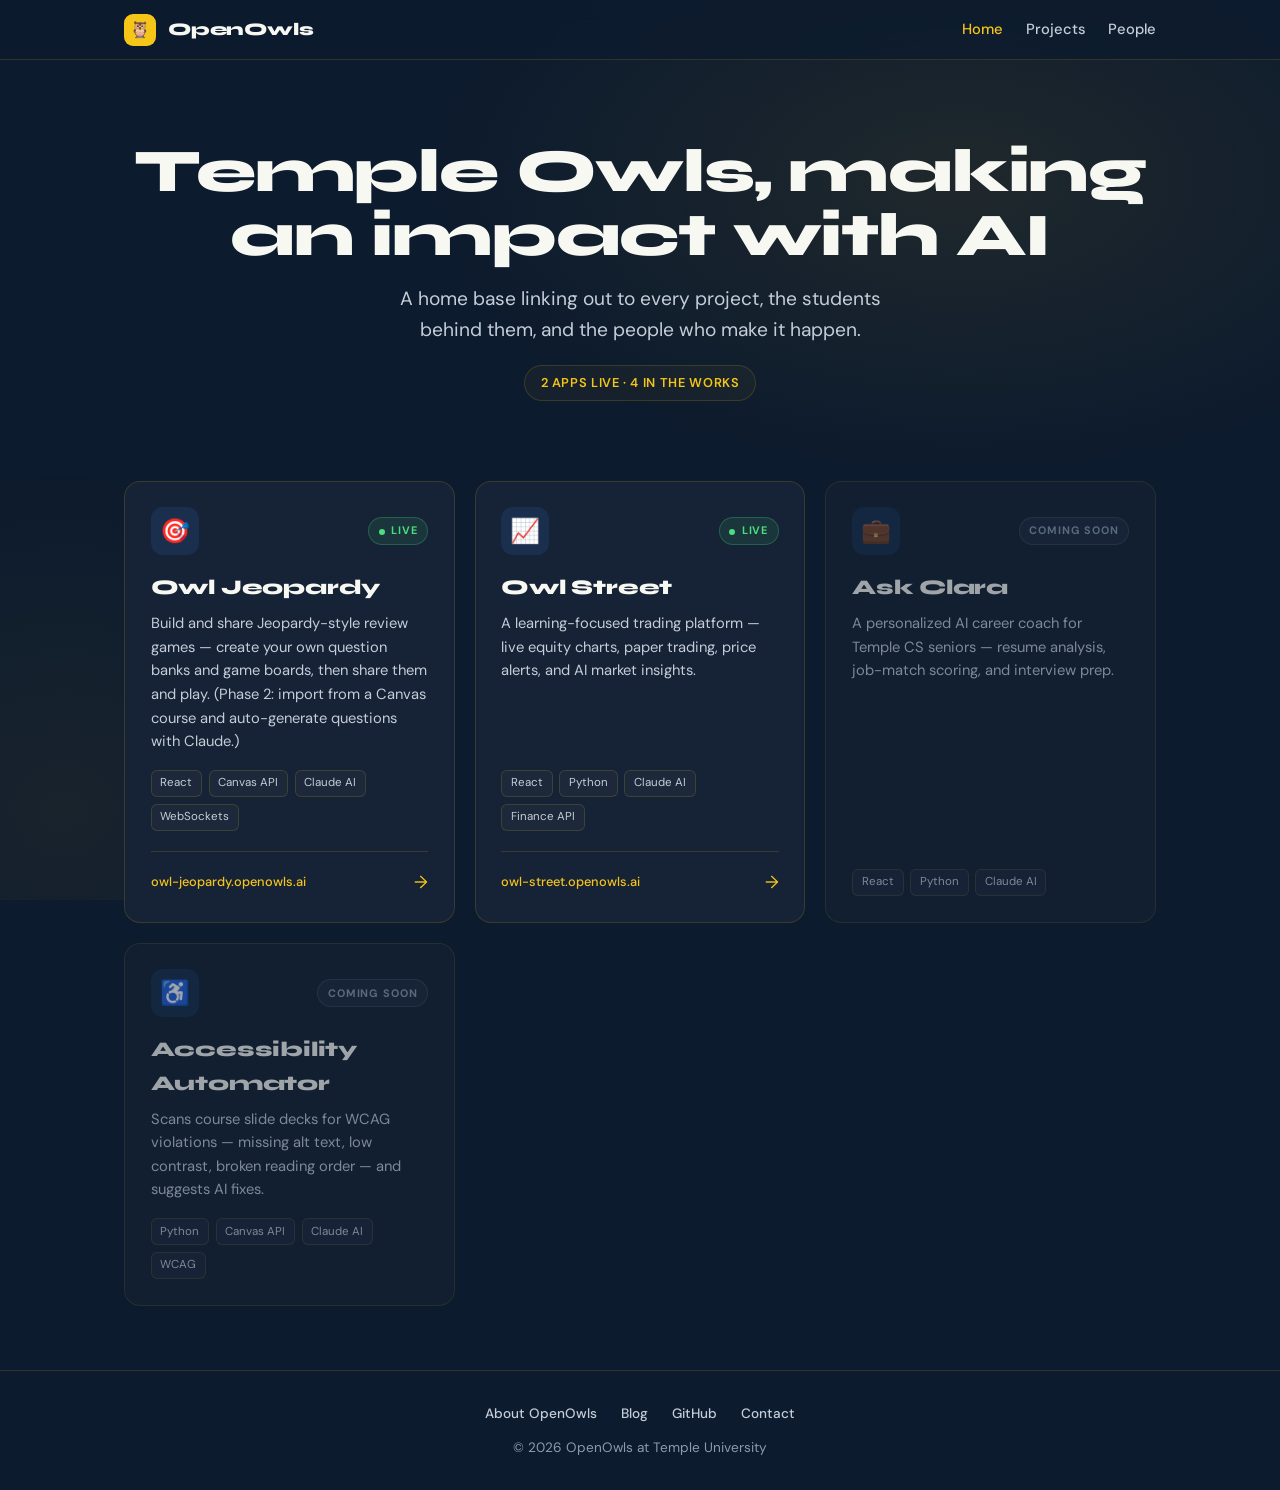
<file: index.html>
<!DOCTYPE html>
<html lang="en">
<head>
  <meta charset="UTF-8" />
  <meta name="viewport" content="width=device-width, initial-scale=1.0" />
  <title>OpenOwls — Temple Owls Building AI Magic</title>
  <meta name="description" content="The home of OpenOwls at Temple University — a directory of the AI apps our students have built and deployed." />

  <!-- Open Graph / social -->
  <meta property="og:title" content="OpenOwls — Temple Owls Building AI Magic" />
  <meta property="og:description" content="A directory of the AI apps our students have built and deployed." />
  <meta property="og:type" content="website" />
  <meta property="og:url" content="https://openowls.ai" />

  <link rel="icon" href="favicon.svg" type="image/svg+xml" />
  <link rel="stylesheet" href="assets/css/main.css" />
</head>
<body>
  <div class="bg"></div>

  <!-- ── TOP NAV ── -->
  <header class="topnav">
    <div class="wrap">
      <a class="logo" href="index.html">
        <span class="owl-icon">🦉</span><span>OpenOwls</span>
      </a>
      <nav>
        <a href="index.html" aria-current="page">Home</a>
        <a href="projects/">Projects</a>
        <a href="people/">People</a>
      </nav>
    </div>
  </header>

  <header class="hero">
    <div class="wrap">
      <h1>Temple Owls, making an impact with AI</h1>

      <p class="tagline">
       A home base linking out to every project, the students behind them, 
       and the people who make it happen.
      </p>
      <span class="live-count" id="live-count"></span>
    </div>
  </header>

  <main>
    <div class="wrap">
      <div class="grid" id="grid"><!-- cards injected by render.js --></div>
    </div>
  </main>

  <footer>
    <div class="wrap">
      <div class="foot-links">
        <a href="https://openowls-at-temple.github.io">About OpenOwls</a>
        <a href="https://openowls-at-temple.github.io/blog">Blog</a>
        <a href="https://github.com/OpenOwls-at-Temple">GitHub</a>
        <a href="mailto:openowls@temple.edu">Contact</a>
      </div>
      <div>© <span id="year">2026</span> OpenOwls at Temple University</div>
    </div>
  </footer>

  <script src="assets/js/projects.js"></script>
  <script src="assets/js/render.js"></script>
  <script>
    (function () {
      var y = document.getElementById("year");
      // Date is fine at runtime in the browser; static build never sees it.
      if (y) y.textContent = new Date().getFullYear();
    })();
  </script>
</body>
</html>
</file>
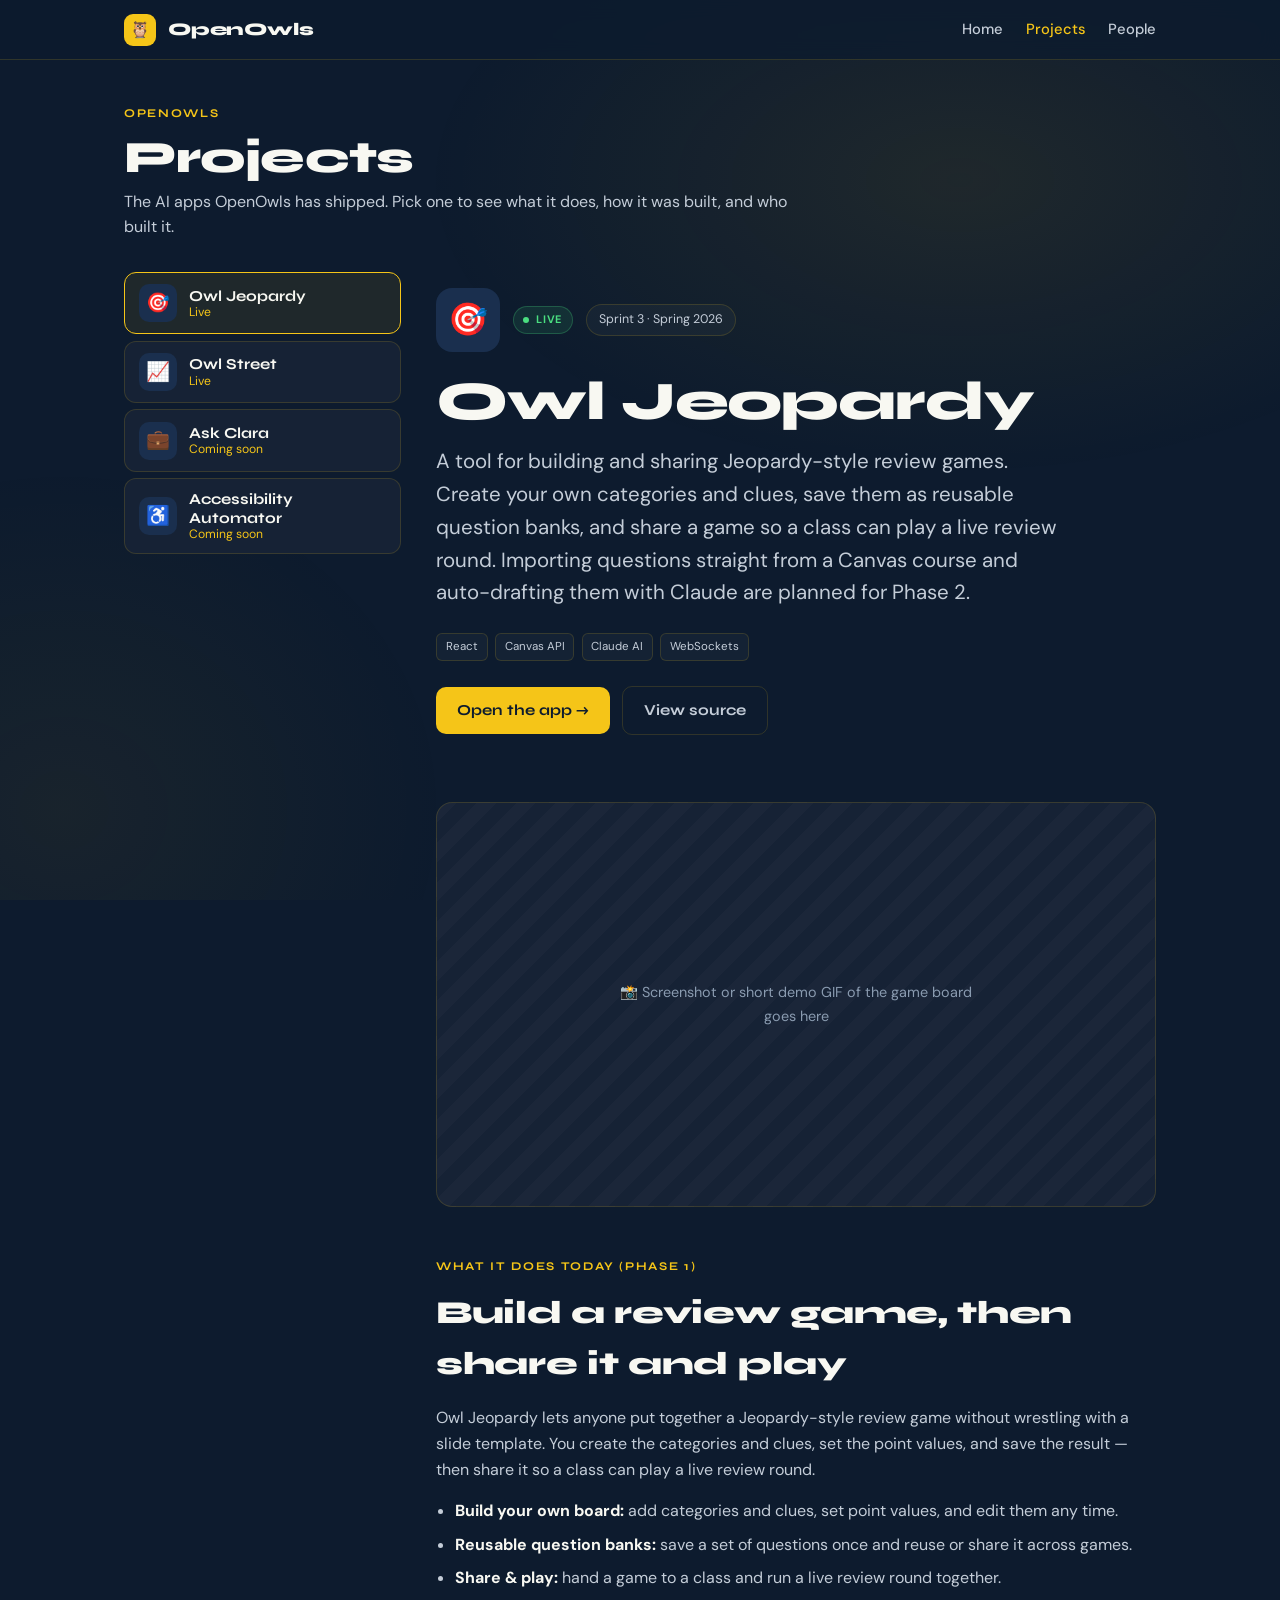
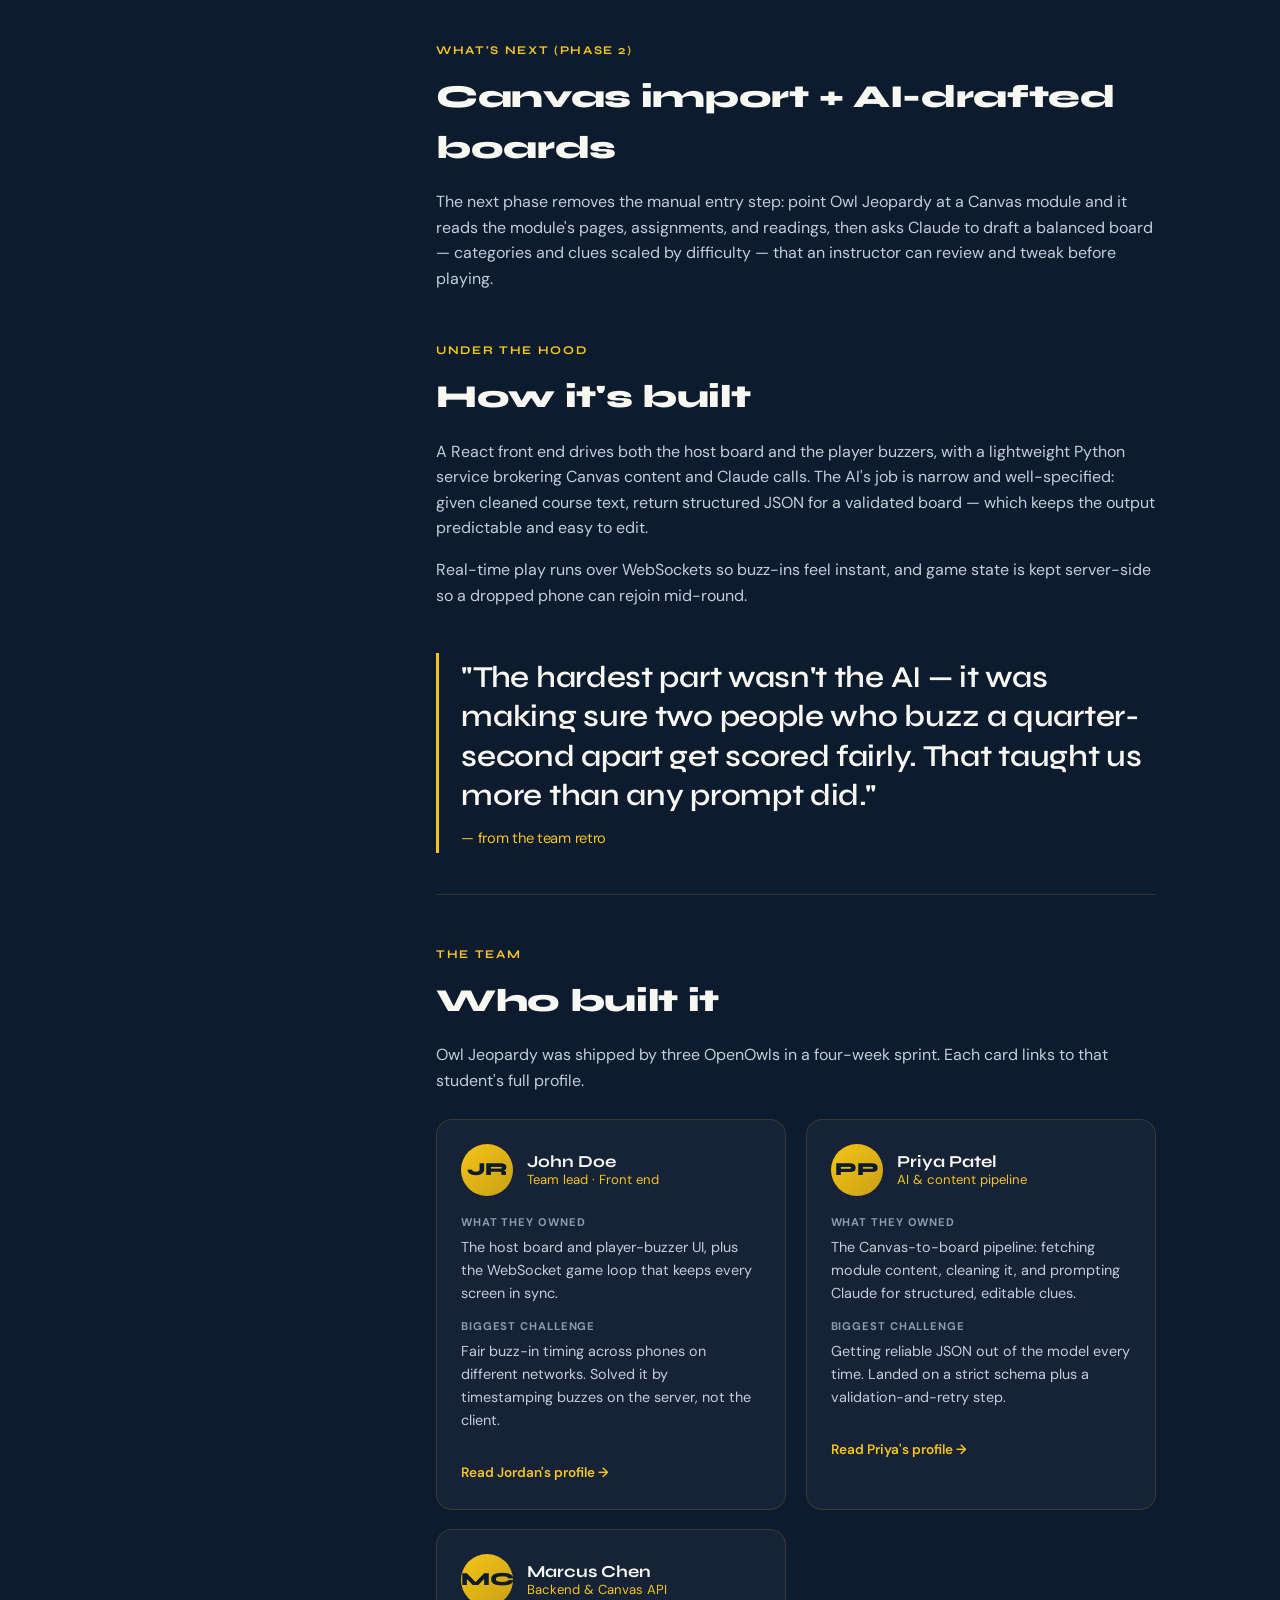
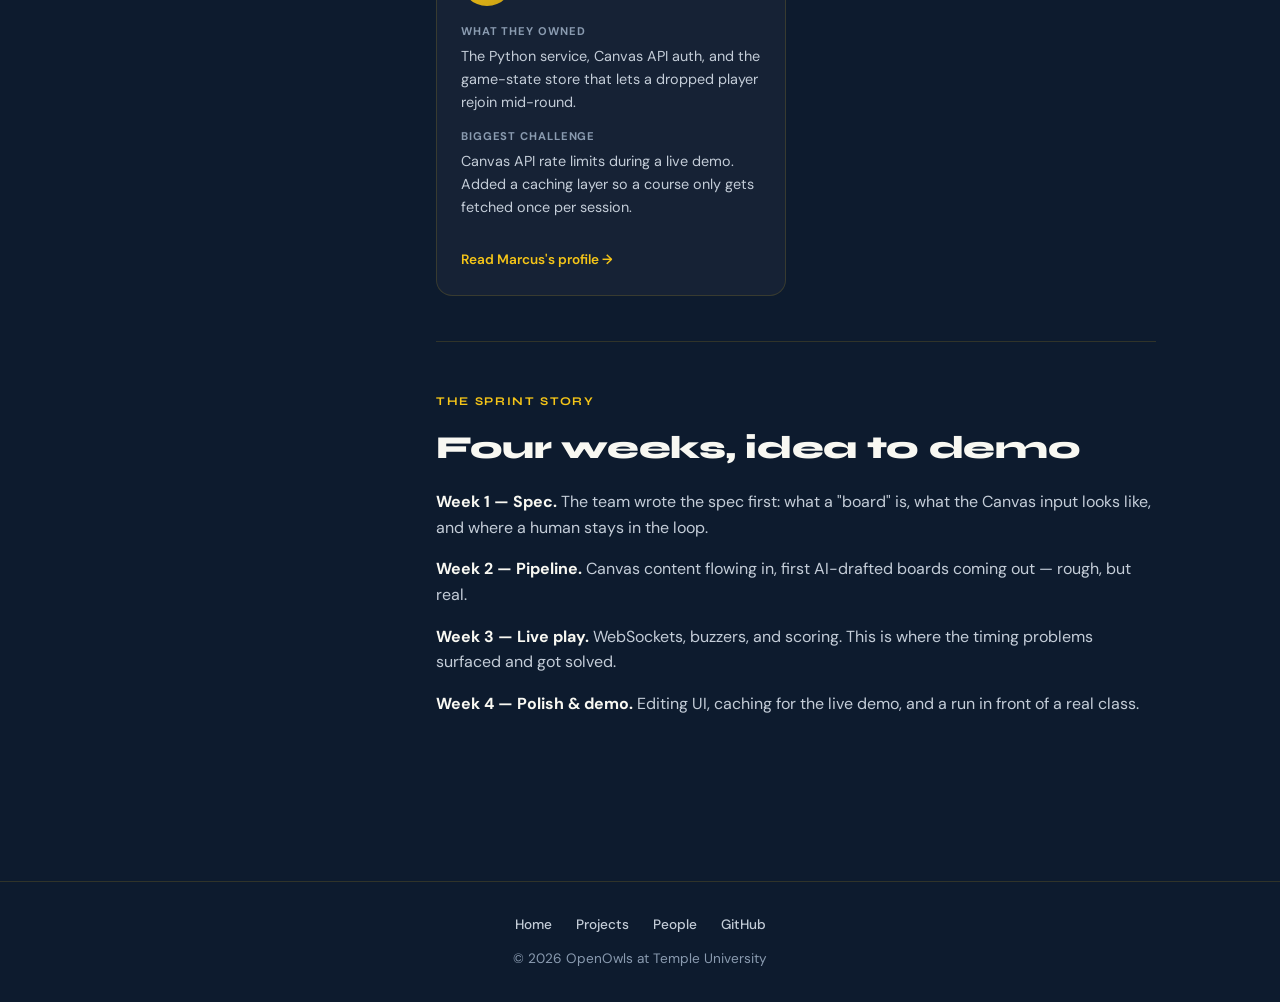
<file: projects/index.html>
<!DOCTYPE html>
<html lang="en">
<head>
  <meta charset="UTF-8" />
  <meta name="viewport" content="width=device-width, initial-scale=1.0" />
  <title>Projects — OpenOwls at Temple</title>
  <meta name="description" content="Every AI app OpenOwls at Temple has built — browse the projects and read each one's build story, team, and tech." />

  <meta property="og:title" content="Projects — OpenOwls at Temple" />
  <meta property="og:description" content="Browse the AI apps built by Temple Owls, with the team and build story behind each." />
  <meta property="og:type" content="website" />
  <meta property="og:url" content="https://openowls.ai/projects/" />

  <link rel="icon" href="../favicon.svg" type="image/svg+xml" />
  <link rel="stylesheet" href="../assets/css/main.css" />
  <link rel="stylesheet" href="../assets/css/profile.css" />
  <link rel="stylesheet" href="../assets/css/reader.css" />
</head>
<body>
  <div class="bg"></div>

  <!-- ── TOP NAV ── -->
  <header class="topnav">
    <div class="wrap">
      <a class="logo" href="../index.html">
        <span class="owl-icon">🦉</span><span>OpenOwls</span>
      </a>
      <nav>
        <a href="../index.html">Home</a>
        <a href="../projects/" aria-current="page">Projects</a>
        <a href="../people/">People</a>
      </nav>
    </div>
  </header>

  <main class="page">
    <div class="wrap">
      <div class="reader-head">
        <span class="kicker">OpenOwls</span>
        <h1>Projects</h1>
        <p class="reader-lede">
          The AI apps OpenOwls has shipped. Pick one to see what it does, how it was built,
          and who built it.
        </p>
      </div>

      <div class="reader">
        <nav class="reader-list" id="reader-list" aria-label="Project list"><!-- rows injected by reader.js --></nav>
        <section class="reader-detail" id="reader-detail" aria-live="polite" aria-label="Selected project"></section>
      </div>
    </div>
  </main>

  <footer>
    <div class="wrap">
      <div class="foot-links">
        <a href="../index.html">Home</a>
        <a href="../projects/">Projects</a>
        <a href="../people/">People</a>
        <a href="https://github.com/OpenOwls-at-Temple">GitHub</a>
      </div>
      <div>© <span id="year">2026</span> OpenOwls at Temple University</div>
    </div>
  </footer>

  <script>window.OPENOWLS_READER = { kind: "projects" };</script>
  <script src="../assets/js/projects.js"></script>
  <script src="../assets/js/reader.js"></script>
  <script>
    (function () { var y = document.getElementById("year"); if (y) y.textContent = new Date().getFullYear(); })();
  </script>
</body>
</html>
</file>
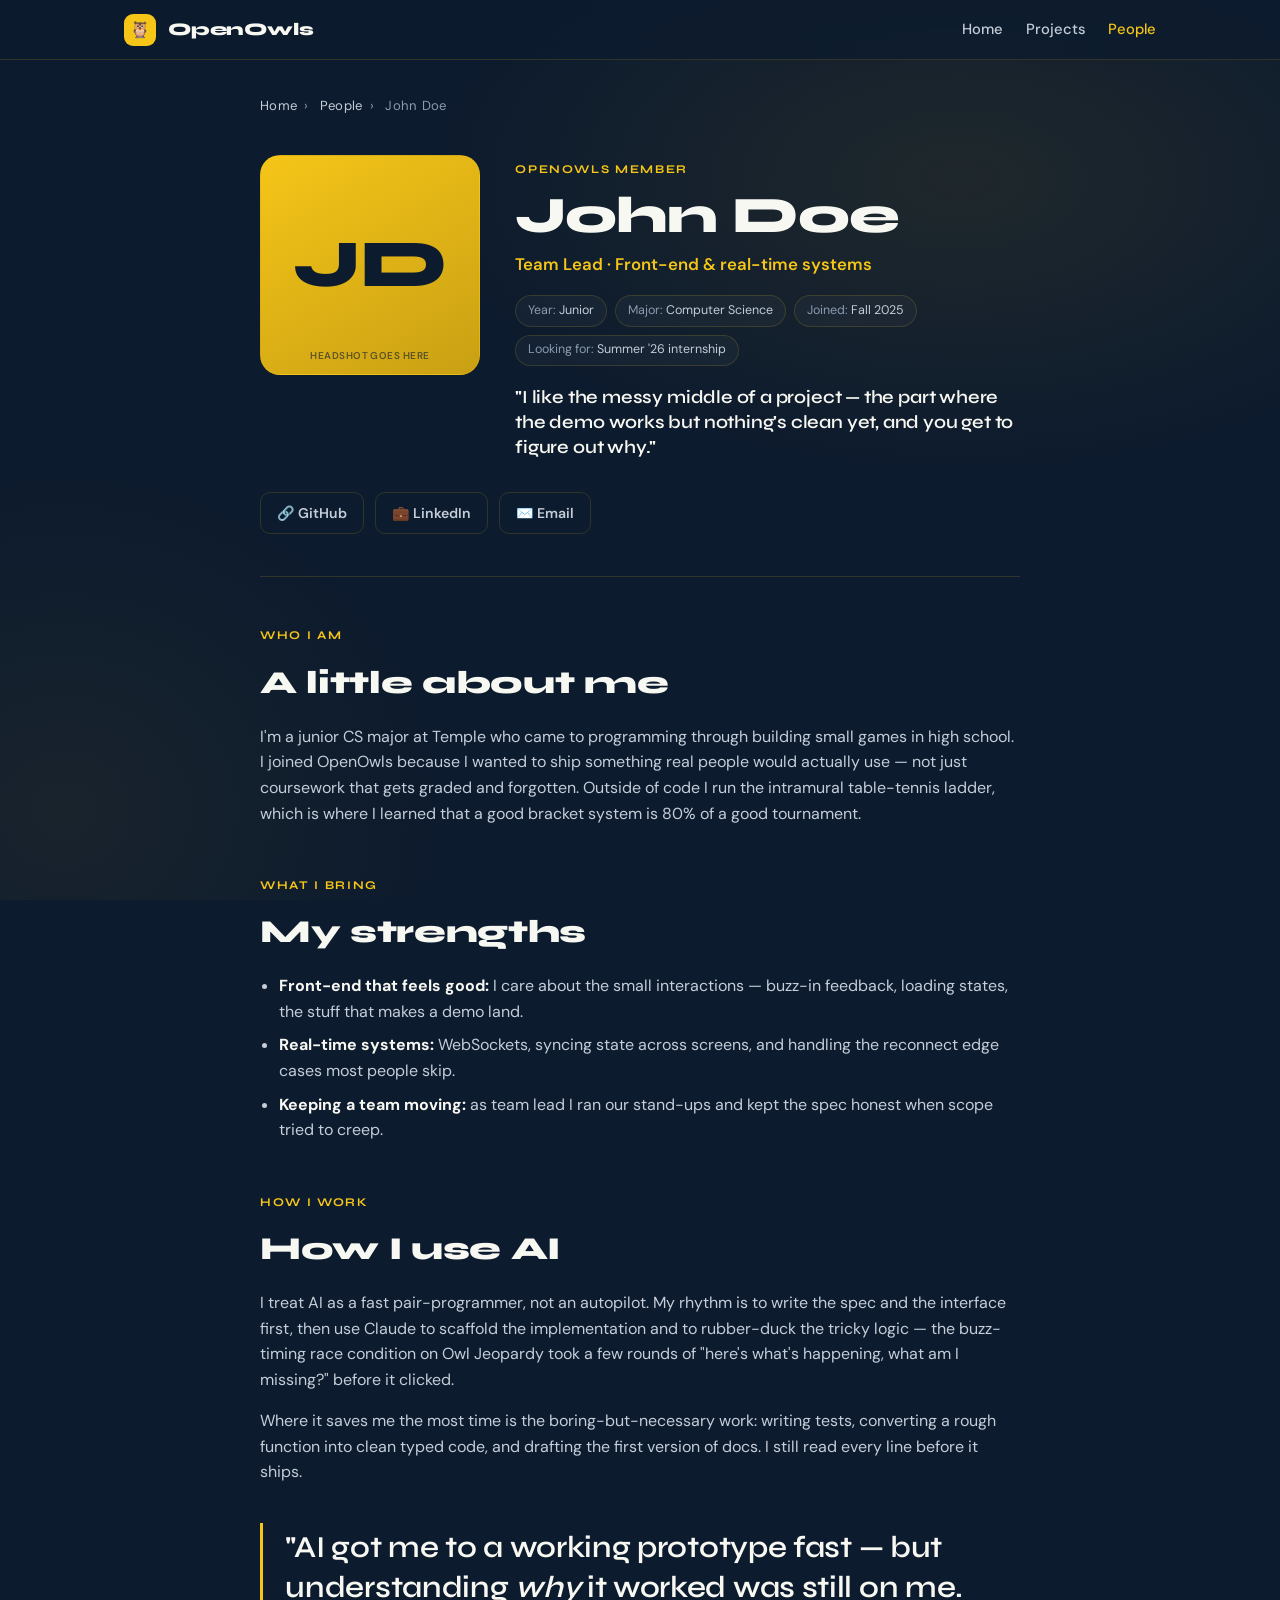
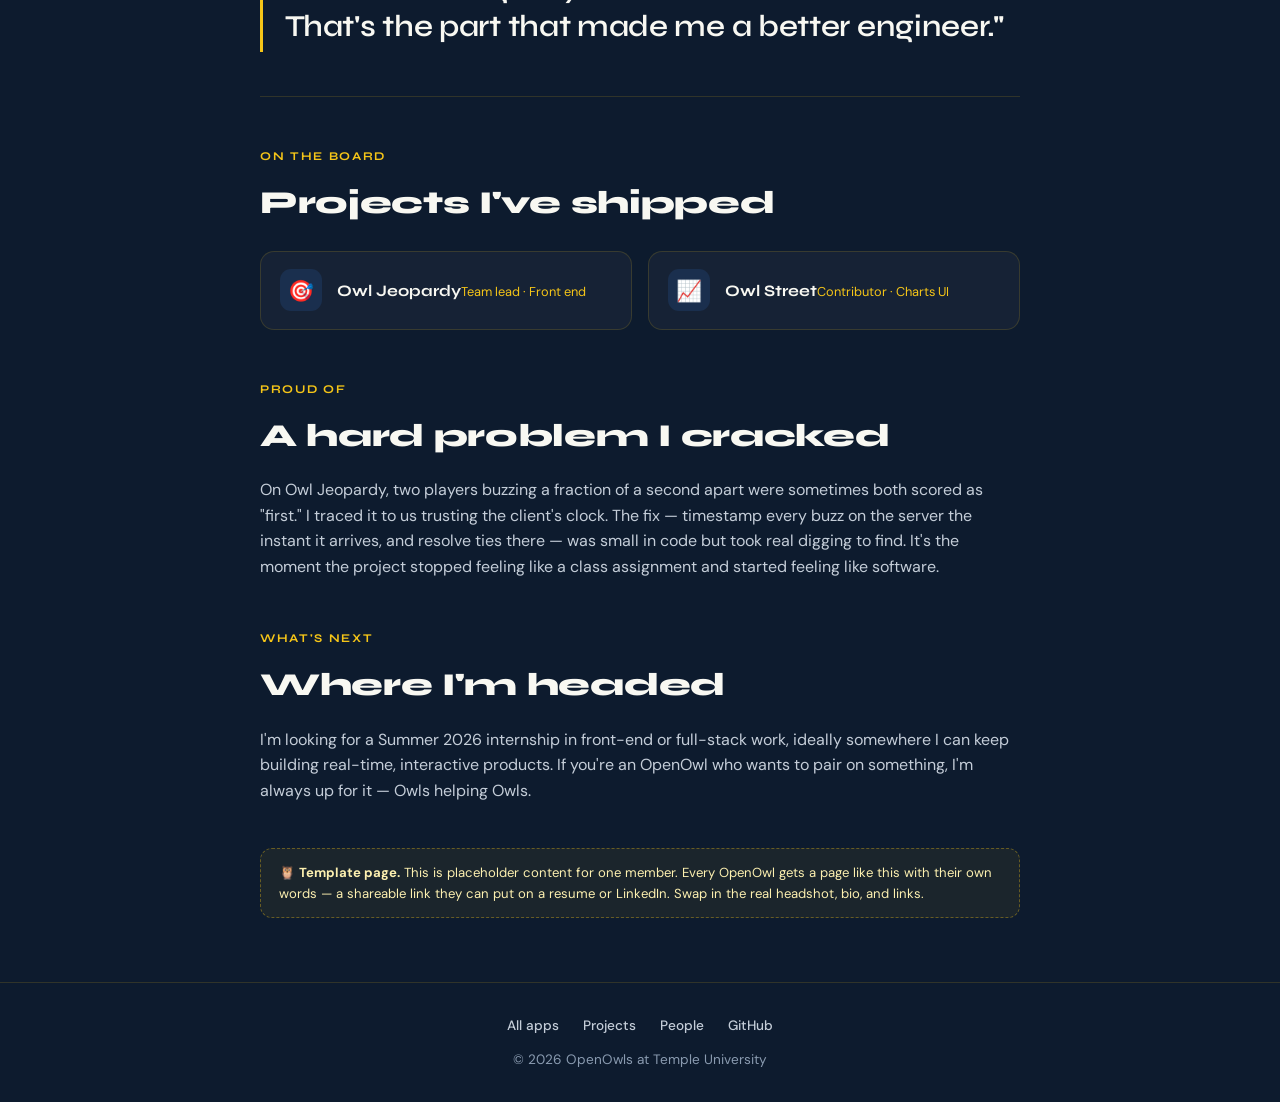
<file: people/john-doe.html>
<!DOCTYPE html>
<html lang="en">
<head>
  <meta charset="UTF-8" />
  <meta name="viewport" content="width=device-width, initial-scale=1.0" />
  <title>Jordan Rivera — OpenOwls Member</title>
  <meta name="description" content="John Doe, OpenOwls at Temple University — team lead on Owl Jeopardy. Who they are, their strengths, and how they build with AI." />

  <meta property="og:title" content="John Doe — OpenOwls at Temple" />
  <meta property="og:description" content="Team lead on Owl Jeopardy. A CS student building real apps with AI at Temple University." />
  <meta property="og:type" content="profile" />
  <meta property="og:url" content="https://openowls.ai/people/jordan-rivera.html" />

  <link rel="icon" href="../favicon.svg" type="image/svg+xml" />
  <link rel="stylesheet" href="../assets/css/main.css" />
  <link rel="stylesheet" href="../assets/css/profile.css" />
</head>
<body>
  <div class="bg"></div>

  <!-- ── TOP NAV ── -->
  <header class="topnav">
    <div class="wrap">
      <a class="logo" href="../index.html" style="color:var(--white)">
        <span class="owl-icon">🦉</span><span>OpenOwls</span>
      </a>
      <nav>
        <a href="../index.html">Home</a>
        <a href="../projects/">Projects</a>
        <a href="../people/" aria-current="page">People</a>
      </nav>
    </div>
  </header>

  <main class="page">
    <div class="wrap">
      <article class="article">

        <p class="breadcrumb">
          <a href="../index.html">Home</a><span>›</span>
          <a href="../people/">People</a><span>›</span>
	  John Doe
        </p>

        <!-- ── HERO ── -->
        <section class="member-hero">
          <div class="portrait">JD</div>
          <div>
            <span class="kicker">OpenOwls Member</span>
            <h1>John Doe</h1>
            <p class="role-line">Team Lead · Front-end &amp; real-time systems</p>

            <div class="meta-chips">
              <span class="chip"><span class="k">Year:</span> Junior</span>
              <span class="chip"><span class="k">Major:</span> Computer Science</span>
              <span class="chip"><span class="k">Joined:</span> Fall 2025</span>
              <span class="chip"><span class="k">Looking for:</span> Summer '26 internship</span>
            </div>

            <p class="intro-quote">
              "I like the messy middle of a project — the part where the demo works but
              nothing's clean yet, and you get to figure out why."
            </p>
          </div>
        </section>

        <div class="linkrow">
          <a href="https://github.com/OpenOwls-at-Temple" rel="noopener">🔗 GitHub</a>
          <a href="#" rel="noopener">💼 LinkedIn</a>
          <a href="mailto:openowls@temple.edu">✉️ Email</a>
        </div>

        <hr class="rule" />

        <!-- ── WHO I AM ── -->
        <section class="section">
          <span class="kicker">Who I am</span>
          <h2>A little about me</h2>
          <p>
            I'm a junior CS major at Temple who came to programming through building
            small games in high school. I joined OpenOwls because I wanted to ship
            something real people would actually use — not just coursework that gets
            graded and forgotten. Outside of code I run the intramural table-tennis
            ladder, which is where I learned that a good bracket system is 80% of a
            good tournament.
          </p>
        </section>

        <!-- ── STRENGTHS ── -->
        <section class="section">
          <span class="kicker">What I bring</span>
          <h2>My strengths</h2>
          <ul>
            <li><strong>Front-end that feels good:</strong> I care about the small interactions — buzz-in feedback, loading states, the stuff that makes a demo land.</li>
            <li><strong>Real-time systems:</strong> WebSockets, syncing state across screens, and handling the reconnect edge cases most people skip.</li>
            <li><strong>Keeping a team moving:</strong> as team lead I ran our stand-ups and kept the spec honest when scope tried to creep.</li>
          </ul>
        </section>

        <!-- ── HOW I USE AI ── -->
        <section class="section">
          <span class="kicker">How I work</span>
          <h2>How I use AI</h2>
          <p>
            I treat AI as a fast pair-programmer, not an autopilot. My rhythm is to
            write the spec and the interface first, then use Claude to scaffold the
            implementation and to rubber-duck the tricky logic — the buzz-timing race
            condition on Owl Jeopardy took a few rounds of "here's what's happening,
            what am I missing?" before it clicked.
          </p>
          <p>
            Where it saves me the most time is the boring-but-necessary work: writing
            tests, converting a rough function into clean typed code, and drafting the
            first version of docs. I still read every line before it ships.
          </p>
          <blockquote class="pull">
            "AI got me to a working prototype fast — but understanding <em>why</em> it
            worked was still on me. That's the part that made me a better engineer."
          </blockquote>
        </section>

        <hr class="rule" />

        <!-- ── PROJECTS SHIPPED ── -->
        <section class="section">
          <span class="kicker">On the board</span>
          <h2>Projects I've shipped</h2>
          <div class="xlink-grid">
            <a class="xlink" href="../projects/owl-jeopardy.html">
              <span class="xi">🎯</span>
              <span class="xt"><span class="xn">Owl Jeopardy</span><span class="xr">Team lead · Front end</span></span>
            </a>
            <a class="xlink" href="../projects/">
              <span class="xi">📈</span>
              <span class="xt"><span class="xn">Owl Street</span><span class="xr">Contributor · Charts UI</span></span>
            </a>
          </div>
        </section>

        <!-- ── A HARD PROBLEM ── -->
        <section class="section">
          <span class="kicker">Proud of</span>
          <h2>A hard problem I cracked</h2>
          <p>
            On Owl Jeopardy, two players buzzing a fraction of a second apart were
            sometimes both scored as "first." I traced it to us trusting the client's
            clock. The fix — timestamp every buzz on the server the instant it arrives,
            and resolve ties there — was small in code but took real digging to find.
            It's the moment the project stopped feeling like a class assignment and
            started feeling like software.
          </p>
        </section>

        <!-- ── WHAT'S NEXT ── -->
        <section class="section">
          <span class="kicker">What's next</span>
          <h2>Where I'm headed</h2>
          <p>
            I'm looking for a Summer 2026 internship in front-end or full-stack work,
            ideally somewhere I can keep building real-time, interactive products. If
            you're an OpenOwl who wants to pair on something, I'm always up for it —
            Owls helping Owls.
          </p>
        </section>

      </article>

      <p class="tpl-note">
        🦉 <strong>Template page.</strong> This is placeholder content for one member.
        Every OpenOwl gets a page like this with their own words — a shareable link
        they can put on a resume or LinkedIn. Swap in the real headshot, bio, and links.
      </p>
    </div>
  </main>

  <footer>
    <div class="wrap">
      <div class="foot-links">
        <a href="../index.html">All apps</a>
        <a href="../projects/">Projects</a>
        <a href="../people/">People</a>
        <a href="https://github.com/OpenOwls-at-Temple">GitHub</a>
      </div>
      <div>© <span id="year">2026</span> OpenOwls at Temple University</div>
    </div>
  </footer>

  <script>
    (function () { var y = document.getElementById("year"); if (y) y.textContent = new Date().getFullYear(); })();
  </script>
</body>
</html>
</file>
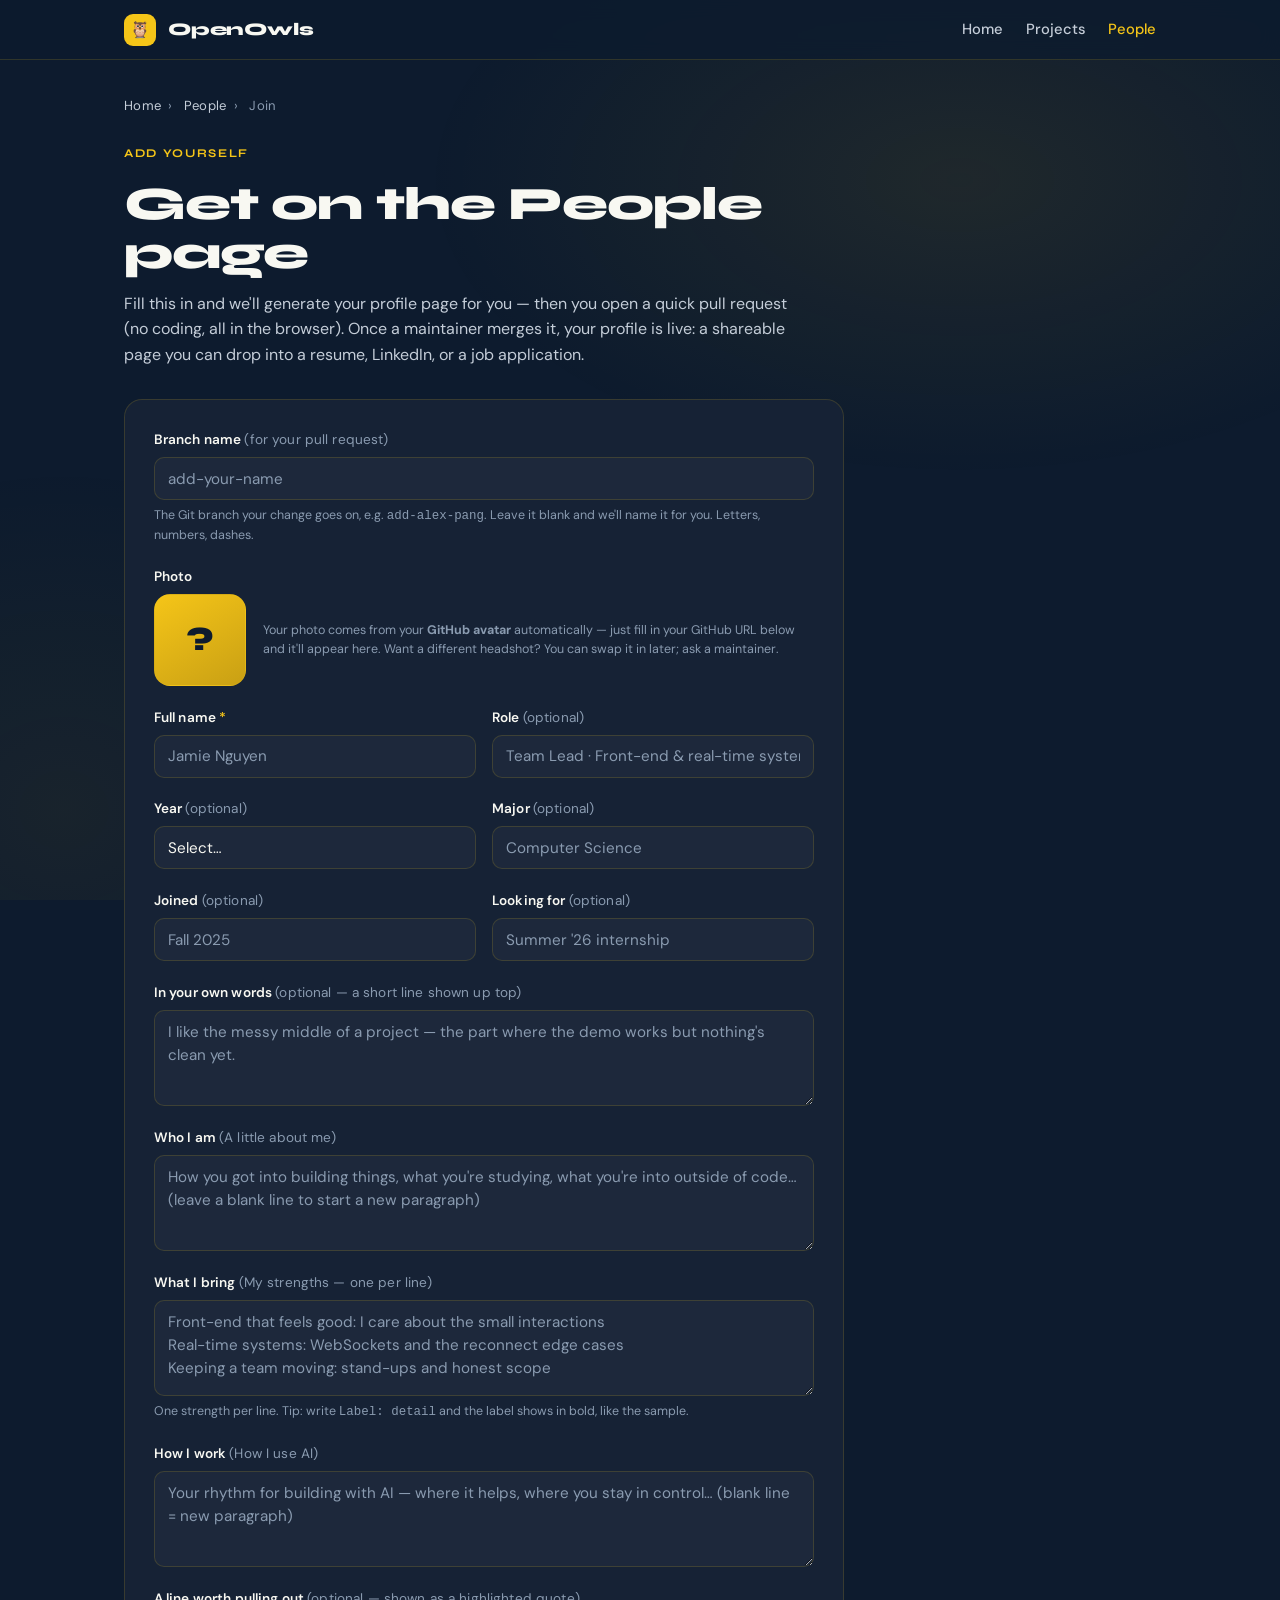
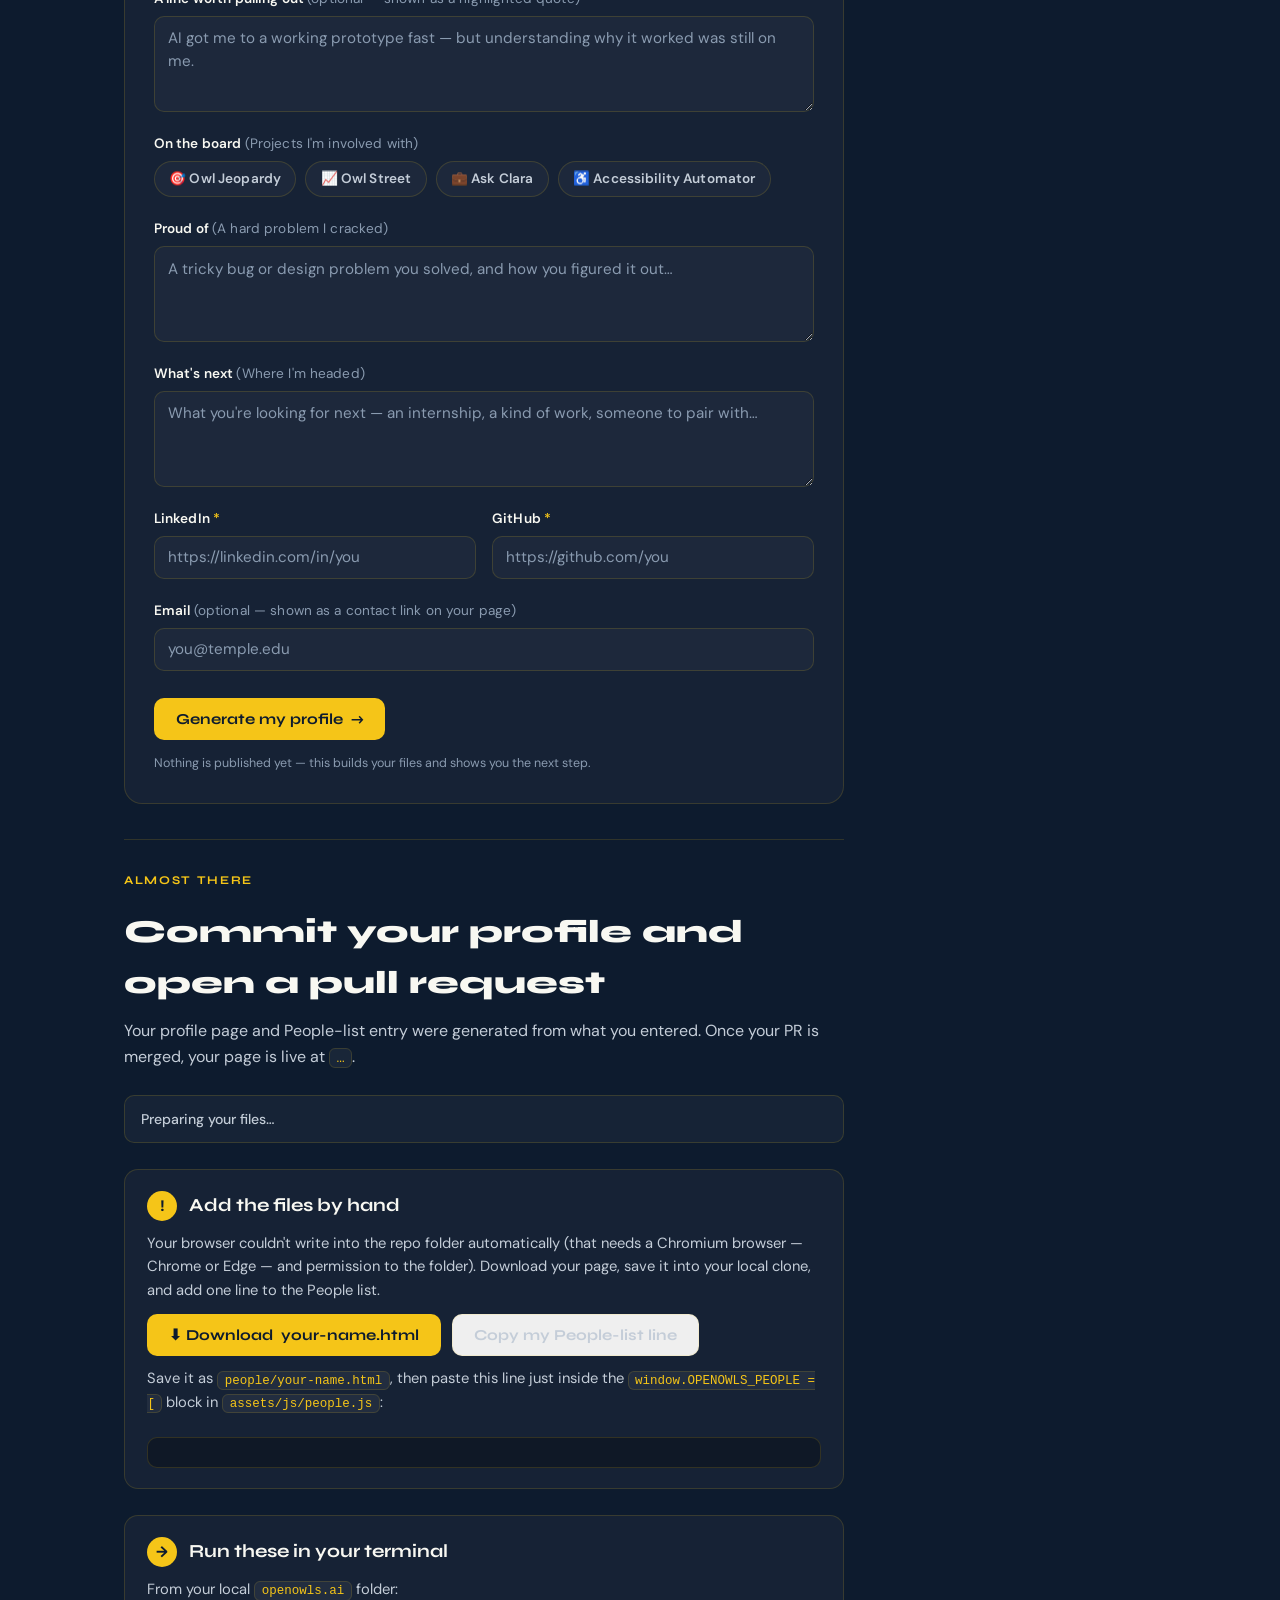
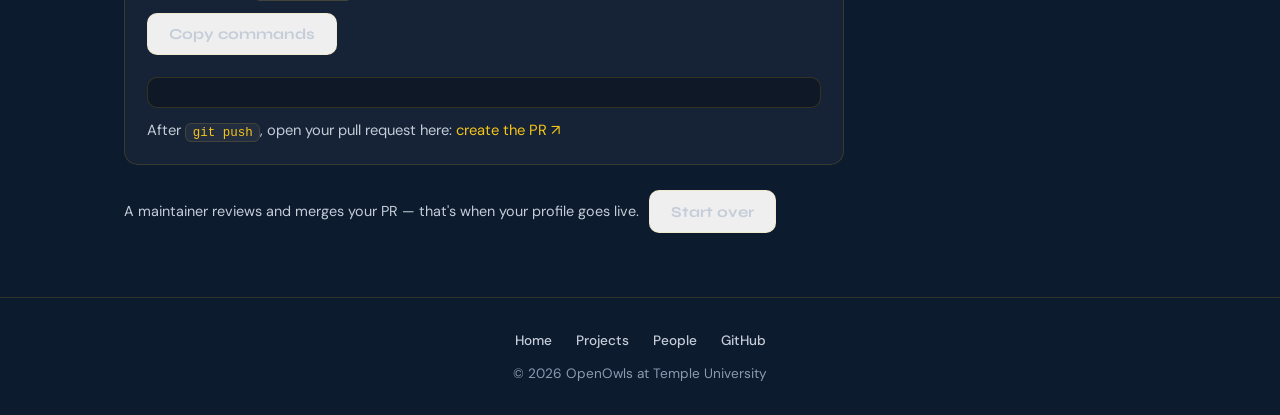
<file: people/join.html>
<!DOCTYPE html>
<html lang="en">
<head>
  <meta charset="UTF-8" />
  <meta name="viewport" content="width=device-width, initial-scale=1.0" />
  <title>Join the People page — OpenOwls at Temple</title>
  <meta name="description" content="Add yourself to the OpenOwls at Temple People page — generate your profile page and open a pull request. A shareable page for your resume or LinkedIn." />

  <link rel="icon" href="../favicon.svg" type="image/svg+xml" />
  <link rel="stylesheet" href="../assets/css/main.css" />
  <link rel="stylesheet" href="../assets/css/profile.css" />
  <link rel="stylesheet" href="../assets/css/join.css" />
</head>
<body>
  <div class="bg"></div>

  <!-- ── TOP NAV ── -->
  <header class="topnav">
    <div class="wrap">
      <a class="logo" href="../index.html">
        <span class="owl-icon">🦉</span><span>OpenOwls</span>
      </a>
      <nav>
        <a href="../index.html">Home</a>
        <a href="../projects/">Projects</a>
        <a href="../people/" aria-current="page">People</a>
      </nav>
    </div>
  </header>

  <main class="page">
    <div class="wrap">
      <p class="breadcrumb">
        <a href="../index.html">Home</a><span>›</span>
        <a href="../people/">People</a><span>›</span>
        Join
      </p>

      <div class="join-hero">
        <span class="kicker">Add yourself</span>
        <h1>Get on the People page</h1>
        <p>
          Fill this in and we'll generate your profile page for you — then you open a
          quick pull request (no coding, all in the browser). Once a maintainer merges
          it, your profile is live: a shareable page you can drop into a resume,
          LinkedIn, or a job application.
        </p>
      </div>

      <form class="join-card" id="join-form" novalidate>
        <div class="form-banner form-banner--error" id="form-error-banner" role="alert"></div>

        <!-- ── branch ── -->
        <div class="field-group">
          <label for="branch-input">Branch name <span class="opt">(for your pull request)</span></label>
          <input type="text" id="branch-input" name="branch" placeholder="add-your-name" autocomplete="off" spellcheck="false" />
          <span class="hint">
            The Git branch your change goes on, e.g. <code>add-alex-pang</code>.
            Leave it blank and we'll name it for you. Letters, numbers, dashes.
          </span>
        </div>

        <!-- ── photo (from GitHub) ── -->
        <div class="field-group">
          <label>Photo</label>
          <div class="photo-field">
            <div class="photo-preview" id="photo-preview" aria-hidden="true">?</div>
            <p class="hint photo-hint">
              Your photo comes from your <strong>GitHub avatar</strong> automatically —
              just fill in your GitHub URL below and it'll appear here. Want a different
              headshot? You can swap it in later; ask a maintainer.
            </p>
          </div>
        </div>

        <!-- ── name / role ── -->
        <div class="field-group">
          <div class="field-row">
            <div>
              <label for="name-input">Full name <span class="req">*</span></label>
              <input type="text" id="name-input" name="name" required placeholder="Jamie Nguyen" autocomplete="name" />
              <span class="error-text" data-error-for="name">Enter your full name.</span>
            </div>
            <div>
              <label for="role-input">Role <span class="opt">(optional)</span></label>
              <input type="text" id="role-input" name="role" placeholder="Team Lead · Front-end &amp; real-time systems" />
            </div>
          </div>
        </div>

        <!-- ── year / major ── -->
        <div class="field-group">
          <div class="field-row">
            <div>
              <label for="year-input">Year <span class="opt">(optional)</span></label>
              <select id="year-input" name="year">
                <option value="">Select…</option>
                <option>Freshman</option>
                <option>Sophomore</option>
                <option>Junior</option>
                <option>Senior</option>
                <option>Graduate</option>
              </select>
            </div>
            <div>
              <label for="major-input">Major <span class="opt">(optional)</span></label>
              <input type="text" id="major-input" name="major" placeholder="Computer Science" />
            </div>
          </div>
        </div>

        <!-- ── joined / looking for ── -->
        <div class="field-group">
          <div class="field-row">
            <div>
              <label for="joined-input">Joined <span class="opt">(optional)</span></label>
              <input type="text" id="joined-input" name="joined" placeholder="Fall 2025" />
            </div>
            <div>
              <label for="looking-input">Looking for <span class="opt">(optional)</span></label>
              <input type="text" id="looking-input" name="looking_for" placeholder="Summer '26 internship" />
            </div>
          </div>
        </div>

        <!-- ── hero quote ── -->
        <div class="field-group">
          <label for="quote-input">In your own words <span class="opt">(optional — a short line shown up top)</span></label>
          <textarea id="quote-input" name="quote" rows="2" placeholder="I like the messy middle of a project — the part where the demo works but nothing's clean yet."></textarea>
          <span class="error-text" data-error-for="quote">Keep it under 400 characters.</span>
        </div>

        <!-- ── Who I am ── -->
        <div class="field-group">
          <label for="bio-input">Who I am <span class="opt">(A little about me)</span></label>
          <textarea id="bio-input" name="bio" placeholder="How you got into building things, what you're studying, what you're into outside of code… (leave a blank line to start a new paragraph)"></textarea>
          <span class="error-text" data-error-for="bio">Keep it under 2000 characters.</span>
        </div>

        <!-- ── What I bring ── -->
        <div class="field-group">
          <label for="strengths-input">What I bring <span class="opt">(My strengths — one per line)</span></label>
          <textarea id="strengths-input" name="strengths" placeholder="Front-end that feels good: I care about the small interactions&#10;Real-time systems: WebSockets and the reconnect edge cases&#10;Keeping a team moving: stand-ups and honest scope"></textarea>
          <span class="hint">One strength per line. Tip: write <code>Label: detail</code> and the label shows in bold, like the sample.</span>
          <span class="error-text" data-error-for="strengths">Keep it under 1500 characters.</span>
        </div>

        <!-- ── How I use AI ── -->
        <div class="field-group">
          <label for="ai-input">How I work <span class="opt">(How I use AI)</span></label>
          <textarea id="ai-input" name="ai_usage" placeholder="Your rhythm for building with AI — where it helps, where you stay in control… (blank line = new paragraph)"></textarea>
          <span class="error-text" data-error-for="ai_usage">Keep it under 2000 characters.</span>
        </div>

        <div class="field-group">
          <label for="ai-pull-input">A line worth pulling out <span class="opt">(optional — shown as a highlighted quote)</span></label>
          <textarea id="ai-pull-input" name="ai_pull" rows="2" placeholder="AI got me to a working prototype fast — but understanding why it worked was still on me."></textarea>
          <span class="error-text" data-error-for="ai_pull">Keep it under 400 characters.</span>
        </div>

        <!-- ── On the board (projects) ── -->
        <div class="field-group">
          <label id="projects-label">On the board <span class="opt">(Projects I'm involved with)</span></label>
          <div class="project-picker" id="project-picker" aria-labelledby="projects-label">
            <!-- populated from assets/js/projects.js by join.js -->
          </div>
        </div>

        <!-- ── Proud of ── -->
        <div class="field-group">
          <label for="hard-input">Proud of <span class="opt">(A hard problem I cracked)</span></label>
          <textarea id="hard-input" name="hard_problem" placeholder="A tricky bug or design problem you solved, and how you figured it out…"></textarea>
          <span class="error-text" data-error-for="hard_problem">Keep it under 2000 characters.</span>
        </div>

        <!-- ── What's next ── -->
        <div class="field-group">
          <label for="next-input">What's next <span class="opt">(Where I'm headed)</span></label>
          <textarea id="next-input" name="whats_next" placeholder="What you're looking for next — an internship, a kind of work, someone to pair with…"></textarea>
          <span class="error-text" data-error-for="whats_next">Keep it under 2000 characters.</span>
        </div>

        <!-- ── required links ── -->
        <div class="field-group">
          <div class="field-row">
            <div>
              <label for="linkedin-input">LinkedIn <span class="req">*</span></label>
              <input type="url" id="linkedin-input" name="linkedin_url" required placeholder="https://linkedin.com/in/you" autocomplete="url" />
              <span class="error-text" data-error-for="linkedin_url">Enter your full LinkedIn profile URL.</span>
            </div>
            <div>
              <label for="github-input">GitHub <span class="req">*</span></label>
              <input type="url" id="github-input" name="github_url" required placeholder="https://github.com/you" autocomplete="url" />
              <span class="error-text" data-error-for="github_url">Enter your full GitHub profile URL (https://github.com/username).</span>
            </div>
          </div>
        </div>

        <div class="field-group">
          <label for="email-input">Email <span class="opt">(optional — shown as a contact link on your page)</span></label>
          <input type="email" id="email-input" name="email" placeholder="you@temple.edu" autocomplete="email" />
          <span class="error-text" data-error-for="email">That email address doesn't look right.</span>
        </div>

        <div class="join-submit-row">
          <button type="submit" class="btn btn--join" id="submit-btn">
            <span>Generate my profile</span><span aria-hidden="true">→</span>
          </button>
          <span class="submit-note">Nothing is published yet — this builds your files and shows you the next step.</span>
        </div>
      </form>

      <!-- ── RESULT (revealed after Generate) ── -->
      <section class="join-result" id="join-result" hidden aria-live="polite">
        <div class="result-head">
          <span class="kicker">Almost there</span>
          <h2>Commit your profile and open a pull request</h2>
          <p>
            Your profile page and People-list entry were generated from what you entered.
            Once your PR is merged, your page is live at <code id="live-url">…</code>.
          </p>
        </div>

        <div class="form-banner is-shown" id="write-status">Preparing your files…</div>

        <!-- fallback: add the files by hand (shown if the browser can't write locally) -->
        <div class="step" id="manual-fallback" hidden>
          <div class="step-head"><span class="step-num">!</span>
            <h3>Add the files by hand</h3></div>
          <p>
            Your browser couldn't write into the repo folder automatically (that needs a
            Chromium browser — Chrome or Edge — and permission to the folder). Download your
            page, save it into your local clone, and add one line to the People list.
          </p>
          <div class="result-actions">
            <button type="button" class="btn btn--join" id="download-html-btn">
              ⬇ Download <span id="dl-name">your-name.html</span>
            </button>
            <button type="button" class="btn btn--ghost" id="copy-registry-btn" data-copy-target="registry-output">
              Copy my People-list line
            </button>
          </div>
          <p class="hint">
            Save it as <code id="file-name">people/your-name.html</code>, then paste this
            line just inside the <code>window.OPENOWLS_PEOPLE = [</code> block in
            <code>assets/js/people.js</code>:
          </p>
          <pre class="code-block"><code id="registry-output"></code></pre>
        </div>

        <!-- git commands -->
        <div class="step">
          <div class="step-head"><span class="step-num">→</span>
            <h3>Run these in your terminal</h3></div>
          <p>From your local <code>openowls.ai</code> folder:</p>
          <div class="result-actions">
            <button type="button" class="btn btn--ghost" id="copy-git-btn" data-copy-target="git-output">
              Copy commands
            </button>
          </div>
          <pre class="code-block"><code id="git-output"></code></pre>
          <p class="hint">
            After <code>git push</code>, open your pull request here:
            <a id="pr-link" href="#" target="_blank" rel="noopener">create the PR ↗</a>
          </p>
        </div>

        <p class="result-foot">
          A maintainer reviews and merges your PR — that's when your profile goes live.
          <button type="button" class="btn btn--ghost" id="restart-btn">Start over</button>
        </p>
      </section>
    </div>
  </main>

  <footer>
    <div class="wrap">
      <div class="foot-links">
        <a href="../index.html">Home</a>
        <a href="../projects/">Projects</a>
        <a href="../people/">People</a>
        <a href="https://github.com/OpenOwls-at-Temple">GitHub</a>
      </div>
      <div>© <span id="year">2026</span> OpenOwls at Temple University</div>
    </div>
  </footer>

  <script src="../assets/js/projects.js"></script>
  <script src="../assets/js/join.js"></script>
  <script>
    (function () { var y = document.getElementById("year"); if (y) y.textContent = new Date().getFullYear(); })();
  </script>
</body>
</html>
</file>
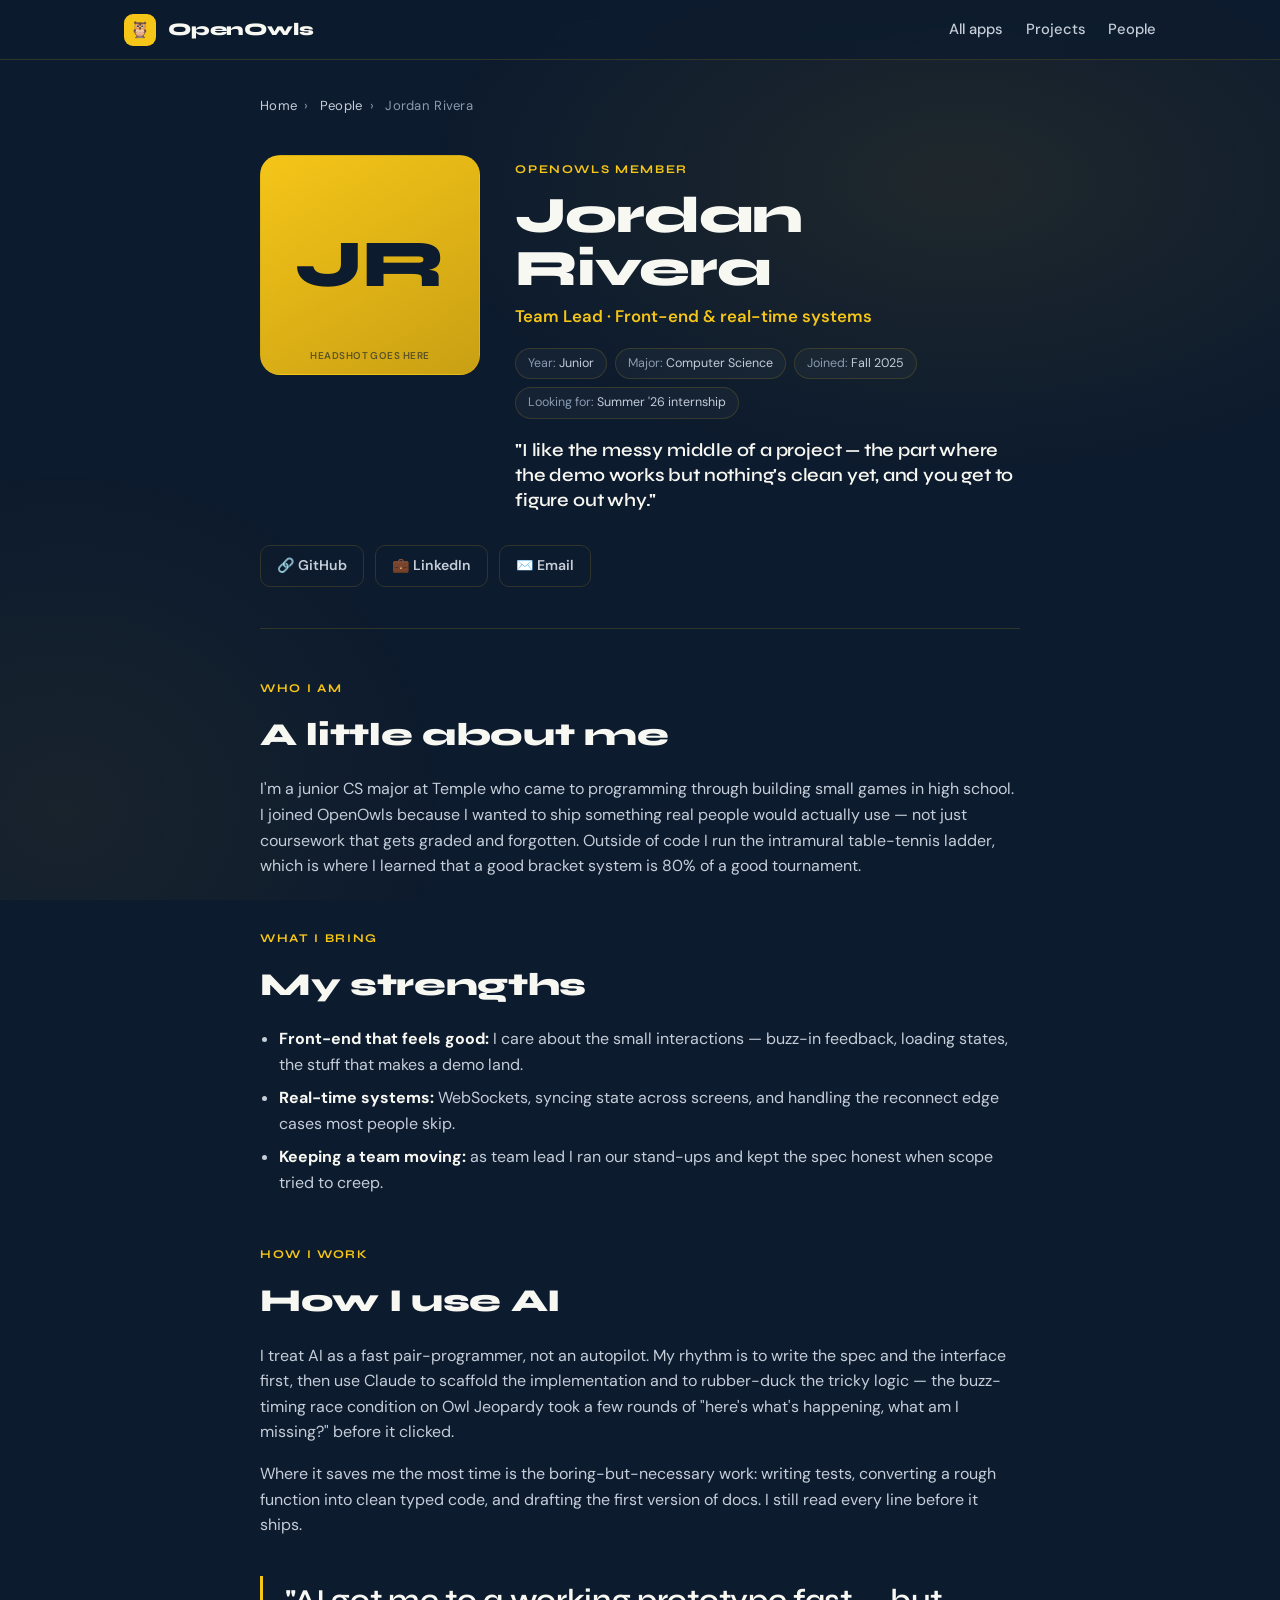
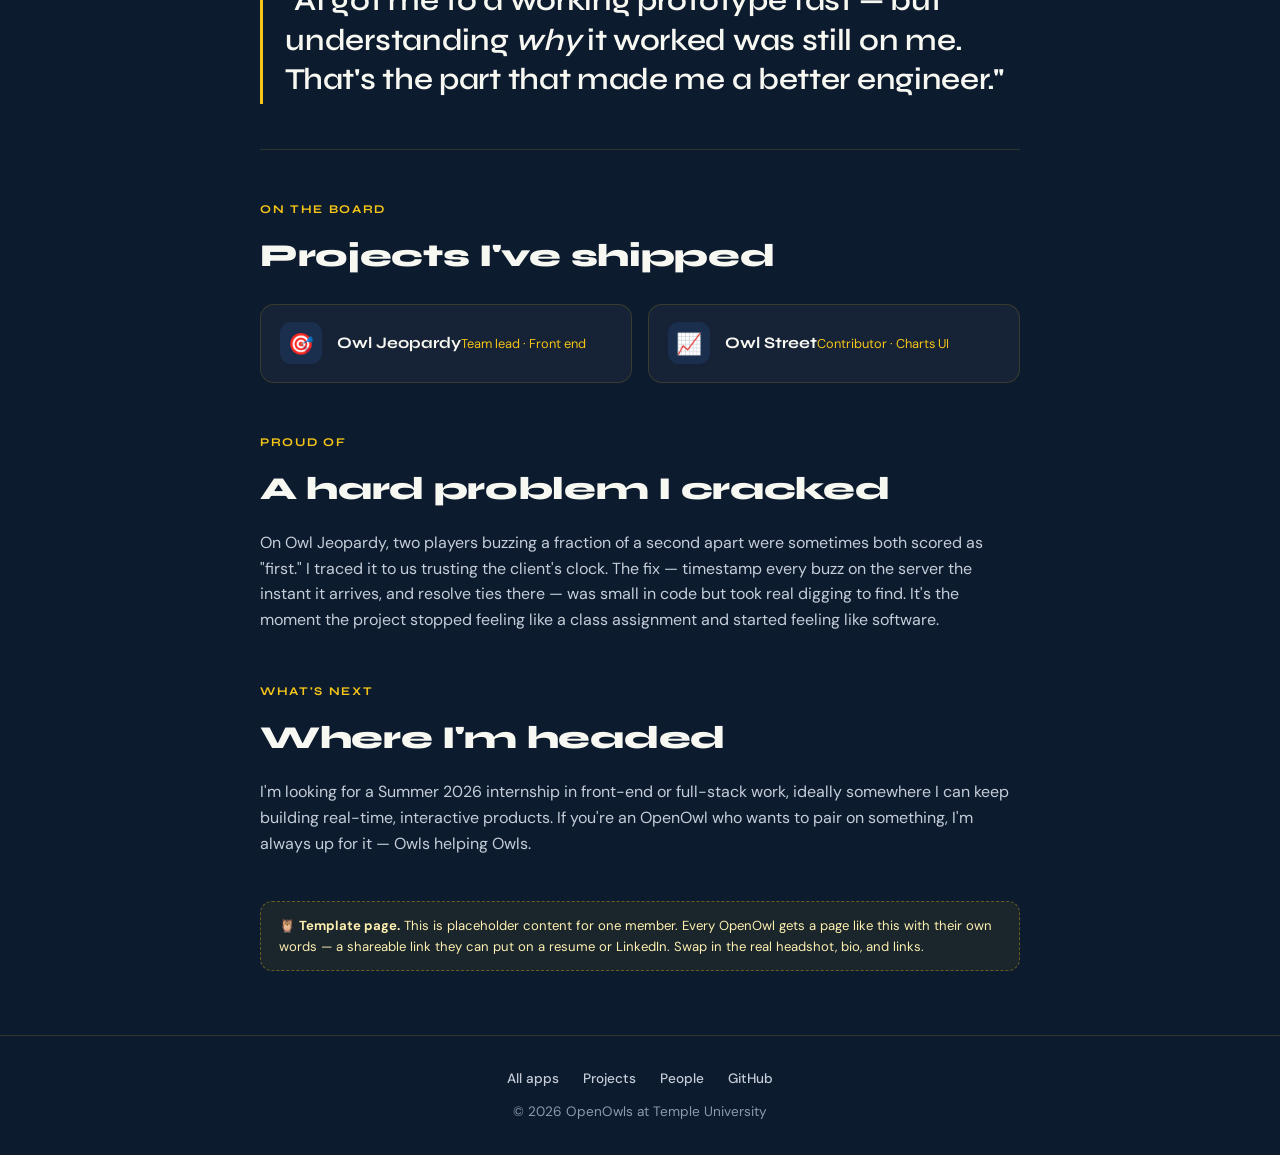
<file: people/jordan-rivera.html>
<!DOCTYPE html>
<html lang="en">
<head>
  <meta charset="UTF-8" />
  <meta name="viewport" content="width=device-width, initial-scale=1.0" />
  <title>Jordan Rivera — OpenOwls Member</title>
  <meta name="description" content="Jordan Rivera, OpenOwls at Temple University — team lead on Owl Jeopardy. Who they are, their strengths, and how they build with AI." />

  <meta property="og:title" content="Jordan Rivera — OpenOwls at Temple" />
  <meta property="og:description" content="Team lead on Owl Jeopardy. A CS student building real apps with AI at Temple University." />
  <meta property="og:type" content="profile" />
  <meta property="og:url" content="https://openowls.ai/people/jordan-rivera.html" />

  <link rel="icon" href="../favicon.svg" type="image/svg+xml" />
  <link rel="stylesheet" href="../assets/css/main.css" />
  <link rel="stylesheet" href="../assets/css/profile.css" />
</head>
<body>
  <div class="bg"></div>

  <!-- ── TOP NAV ── -->
  <header class="topnav">
    <div class="wrap">
      <a class="logo" href="../index.html" style="color:var(--white)">
        <span class="owl-icon">🦉</span><span>OpenOwls</span>
      </a>
      <nav>
        <a href="../index.html" class="hide-sm">All apps</a>
        <a href="../projects/">Projects</a>
        <a href="../people/">People</a>
      </nav>
    </div>
  </header>

  <main class="page">
    <div class="wrap">
      <article class="article">

        <p class="breadcrumb">
          <a href="../index.html">Home</a><span>›</span>
          <a href="../people/">People</a><span>›</span>
          Jordan Rivera
        </p>

        <!-- ── HERO ── -->
        <section class="member-hero">
          <div class="portrait">JR</div>
          <div>
            <span class="kicker">OpenOwls Member</span>
            <h1>Jordan Rivera</h1>
            <p class="role-line">Team Lead · Front-end &amp; real-time systems</p>

            <div class="meta-chips">
              <span class="chip"><span class="k">Year:</span> Junior</span>
              <span class="chip"><span class="k">Major:</span> Computer Science</span>
              <span class="chip"><span class="k">Joined:</span> Fall 2025</span>
              <span class="chip"><span class="k">Looking for:</span> Summer '26 internship</span>
            </div>

            <p class="intro-quote">
              "I like the messy middle of a project — the part where the demo works but
              nothing's clean yet, and you get to figure out why."
            </p>
          </div>
        </section>

        <div class="linkrow">
          <a href="https://github.com/OpenOwls-at-Temple" rel="noopener">🔗 GitHub</a>
          <a href="#" rel="noopener">💼 LinkedIn</a>
          <a href="mailto:openowls@temple.edu">✉️ Email</a>
        </div>

        <hr class="rule" />

        <!-- ── WHO I AM ── -->
        <section class="section">
          <span class="kicker">Who I am</span>
          <h2>A little about me</h2>
          <p>
            I'm a junior CS major at Temple who came to programming through building
            small games in high school. I joined OpenOwls because I wanted to ship
            something real people would actually use — not just coursework that gets
            graded and forgotten. Outside of code I run the intramural table-tennis
            ladder, which is where I learned that a good bracket system is 80% of a
            good tournament.
          </p>
        </section>

        <!-- ── STRENGTHS ── -->
        <section class="section">
          <span class="kicker">What I bring</span>
          <h2>My strengths</h2>
          <ul>
            <li><strong>Front-end that feels good:</strong> I care about the small interactions — buzz-in feedback, loading states, the stuff that makes a demo land.</li>
            <li><strong>Real-time systems:</strong> WebSockets, syncing state across screens, and handling the reconnect edge cases most people skip.</li>
            <li><strong>Keeping a team moving:</strong> as team lead I ran our stand-ups and kept the spec honest when scope tried to creep.</li>
          </ul>
        </section>

        <!-- ── HOW I USE AI ── -->
        <section class="section">
          <span class="kicker">How I work</span>
          <h2>How I use AI</h2>
          <p>
            I treat AI as a fast pair-programmer, not an autopilot. My rhythm is to
            write the spec and the interface first, then use Claude to scaffold the
            implementation and to rubber-duck the tricky logic — the buzz-timing race
            condition on Owl Jeopardy took a few rounds of "here's what's happening,
            what am I missing?" before it clicked.
          </p>
          <p>
            Where it saves me the most time is the boring-but-necessary work: writing
            tests, converting a rough function into clean typed code, and drafting the
            first version of docs. I still read every line before it ships.
          </p>
          <blockquote class="pull">
            "AI got me to a working prototype fast — but understanding <em>why</em> it
            worked was still on me. That's the part that made me a better engineer."
          </blockquote>
        </section>

        <hr class="rule" />

        <!-- ── PROJECTS SHIPPED ── -->
        <section class="section">
          <span class="kicker">On the board</span>
          <h2>Projects I've shipped</h2>
          <div class="xlink-grid">
            <a class="xlink" href="../projects/owl-jeopardy.html">
              <span class="xi">🎯</span>
              <span class="xt"><span class="xn">Owl Jeopardy</span><span class="xr">Team lead · Front end</span></span>
            </a>
            <a class="xlink" href="../projects/">
              <span class="xi">📈</span>
              <span class="xt"><span class="xn">Owl Street</span><span class="xr">Contributor · Charts UI</span></span>
            </a>
          </div>
        </section>

        <!-- ── A HARD PROBLEM ── -->
        <section class="section">
          <span class="kicker">Proud of</span>
          <h2>A hard problem I cracked</h2>
          <p>
            On Owl Jeopardy, two players buzzing a fraction of a second apart were
            sometimes both scored as "first." I traced it to us trusting the client's
            clock. The fix — timestamp every buzz on the server the instant it arrives,
            and resolve ties there — was small in code but took real digging to find.
            It's the moment the project stopped feeling like a class assignment and
            started feeling like software.
          </p>
        </section>

        <!-- ── WHAT'S NEXT ── -->
        <section class="section">
          <span class="kicker">What's next</span>
          <h2>Where I'm headed</h2>
          <p>
            I'm looking for a Summer 2026 internship in front-end or full-stack work,
            ideally somewhere I can keep building real-time, interactive products. If
            you're an OpenOwl who wants to pair on something, I'm always up for it —
            Owls helping Owls.
          </p>
        </section>

      </article>

      <p class="tpl-note">
        🦉 <strong>Template page.</strong> This is placeholder content for one member.
        Every OpenOwl gets a page like this with their own words — a shareable link
        they can put on a resume or LinkedIn. Swap in the real headshot, bio, and links.
      </p>
    </div>
  </main>

  <footer>
    <div class="wrap">
      <div class="foot-links">
        <a href="../index.html">All apps</a>
        <a href="../projects/">Projects</a>
        <a href="../people/">People</a>
        <a href="https://github.com/OpenOwls-at-Temple">GitHub</a>
      </div>
      <div>© <span id="year">2026</span> OpenOwls at Temple University</div>
    </div>
  </footer>

  <script>
    (function () { var y = document.getElementById("year"); if (y) y.textContent = new Date().getFullYear(); })();
  </script>
</body>
</html>
</file>
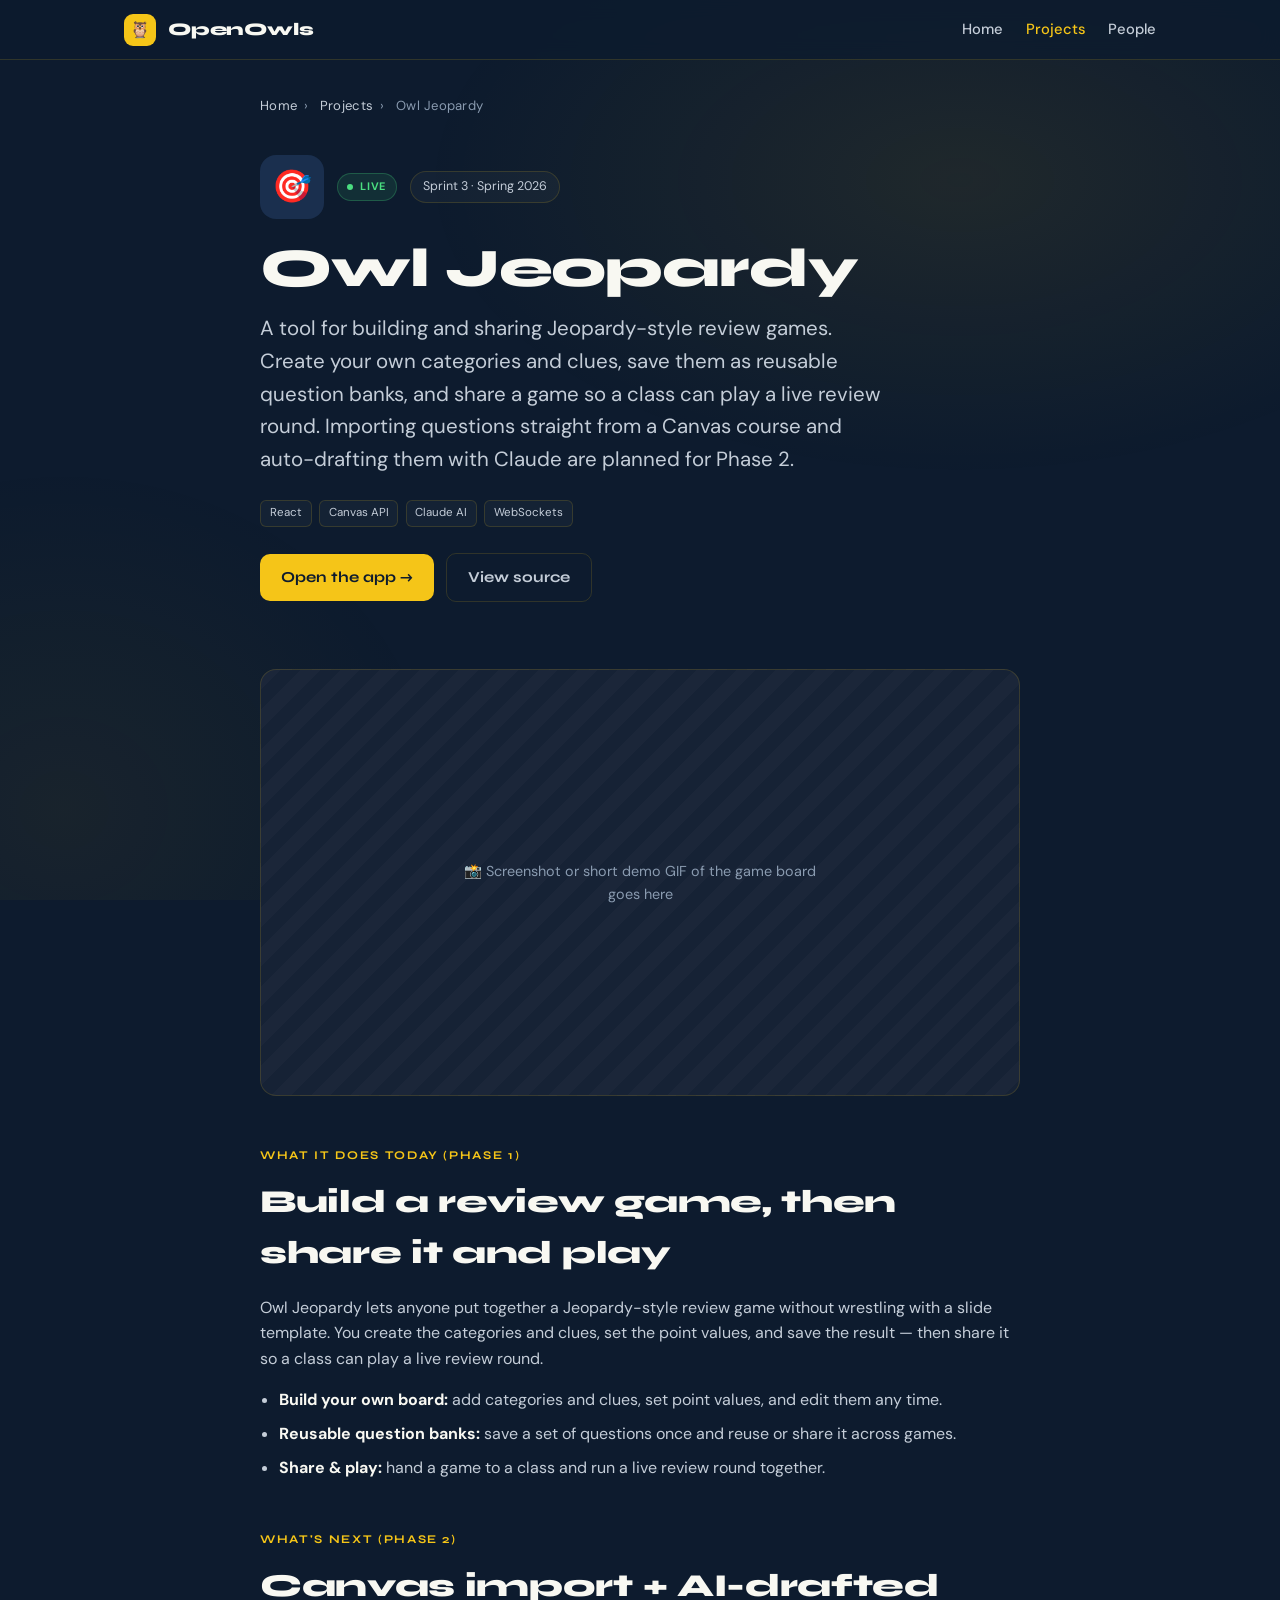
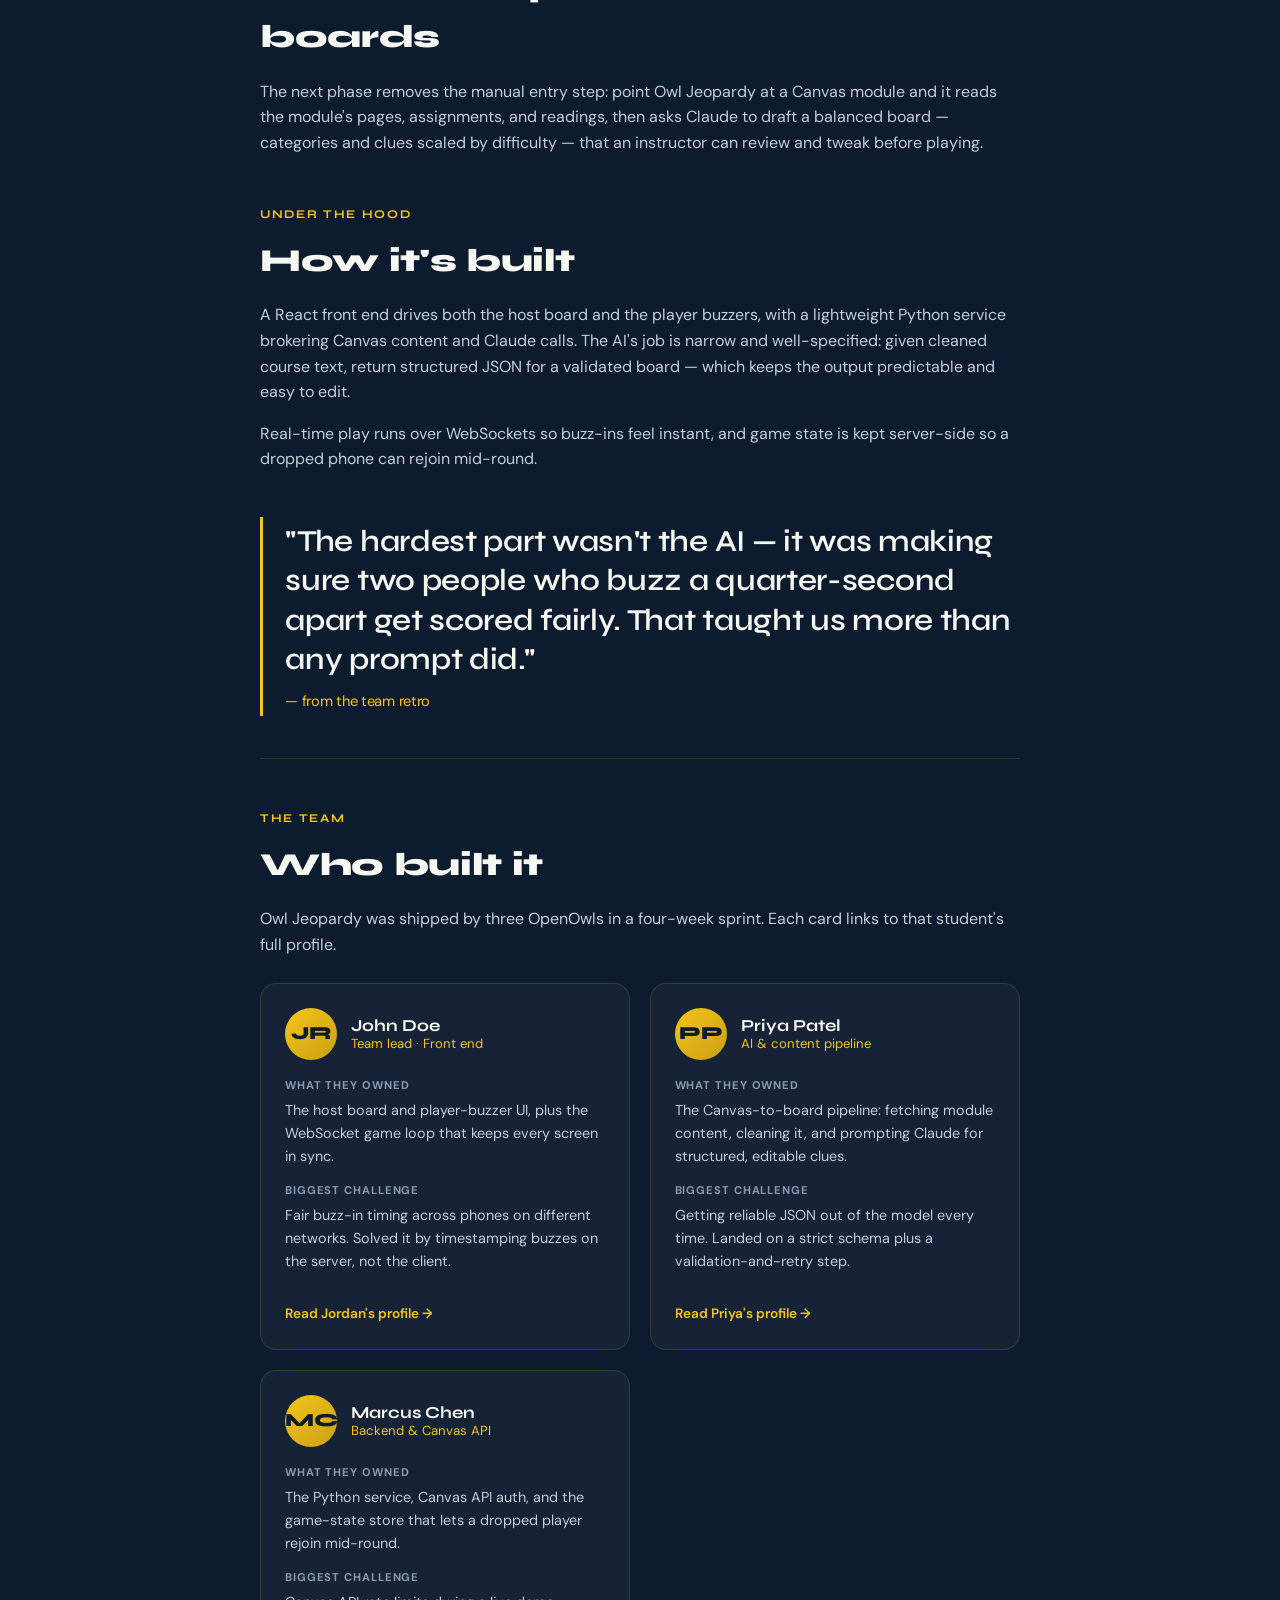
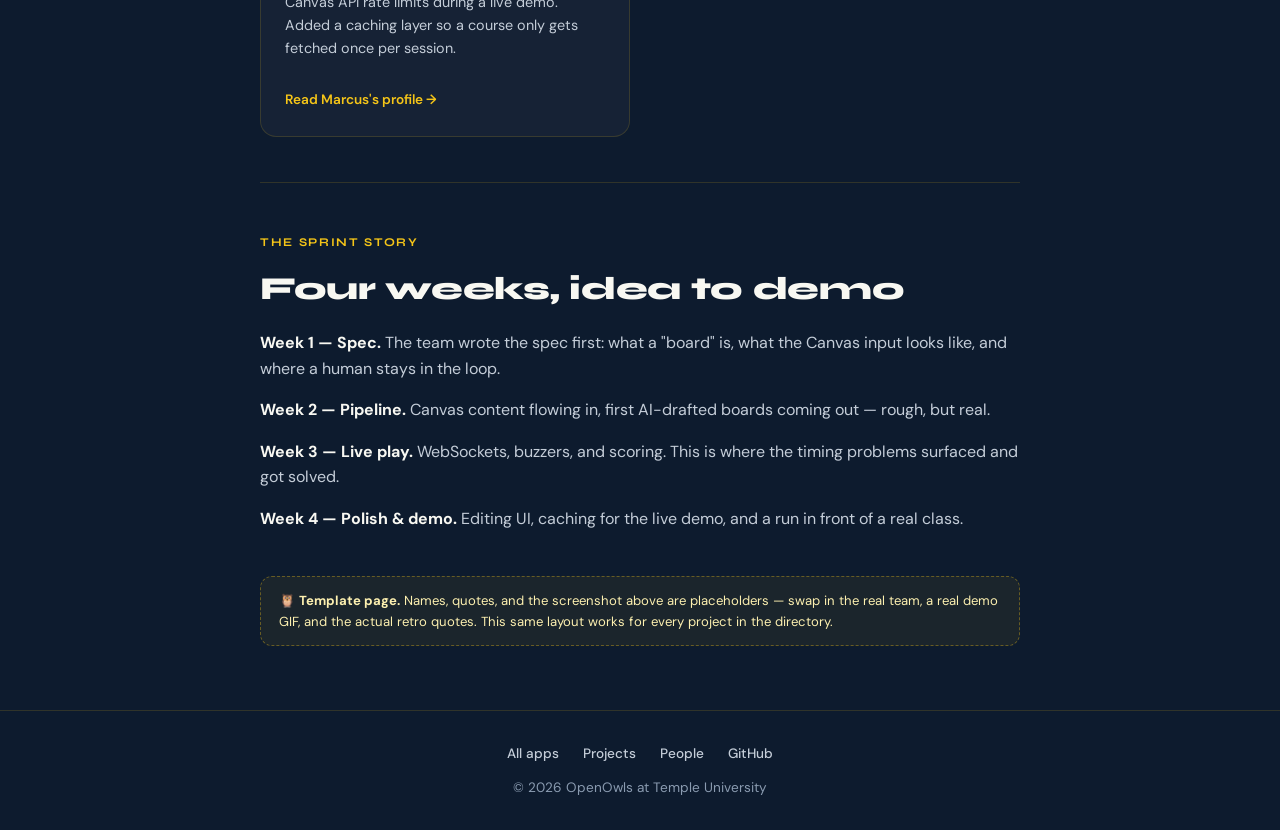
<file: projects/owl-jeopardy.html>
<!DOCTYPE html>
<html lang="en">
<head>
  <meta charset="UTF-8" />
  <meta name="viewport" content="width=device-width, initial-scale=1.0" />
  <title>Owl Jeopardy — OpenOwls Project</title>
  <meta name="description" content="How OpenOwls students built Owl Jeopardy: an AI-powered Jeopardy review game that generates its board straight from a Canvas course. Meet the team and read their build story." />

  <meta property="og:title" content="Owl Jeopardy — an OpenOwls project" />
  <meta property="og:description" content="An AI-powered Jeopardy review game built from your Canvas course. Built by Temple Owls in a 4-week sprint." />
  <meta property="og:type" content="article" />
  <meta property="og:url" content="https://openowls.ai/projects/owl-jeopardy.html" />

  <link rel="icon" href="../favicon.svg" type="image/svg+xml" />
  <link rel="stylesheet" href="../assets/css/main.css" />
  <link rel="stylesheet" href="../assets/css/profile.css" />
</head>
<body>
  <div class="bg"></div>

  <!-- ── TOP NAV ── -->
  <header class="topnav">
    <div class="wrap">
      <a class="logo" href="../index.html" style="color:var(--white)">
        <span class="owl-icon">🦉</span><span>OpenOwls</span>
      </a>
      <nav>
        <a href="../index.html">Home</a>
        <a href="../projects/" aria-current="page">Projects</a>
        <a href="../people/">People</a>
      </nav>
    </div>
  </header>

  <main class="page">
    <div class="wrap">
      <article class="article">

        <p class="breadcrumb">
          <a href="../index.html">Home</a><span>›</span>
          <a href="../projects/">Projects</a><span>›</span>
          Owl Jeopardy
        </p>

        <!-- ── HERO ── -->
        <section class="proj-hero">
          <div class="status-row">
            <div class="proj-emoji">🎯</div>
            <span class="badge badge--live">Live</span>
            <span class="chip">Sprint 3 · Spring 2026</span>
          </div>

          <h1>Owl Jeopardy</h1>
          <p class="lede">
            A tool for building and sharing Jeopardy-style review games. Create your own
            categories and clues, save them as reusable question banks, and share a game so
            a class can play a live review round. Importing questions straight from a Canvas
            course and auto-drafting them with Claude are planned for Phase 2.
          </p>

          <div class="stack-row">
            <span class="tag">React</span>
            <span class="tag">Canvas API</span>
            <span class="tag">Claude AI</span>
            <span class="tag">WebSockets</span>
          </div>

          <div class="cta-row">
            <a class="btn btn--gold" href="https://owl-jeopardy.openowls.ai" rel="noopener">Open the app →</a>
            <a class="btn btn--ghost" href="https://github.com/OpenOwls-at-Temple" rel="noopener">View source</a>
          </div>
        </section>

        <div class="shot"><span>📸 Screenshot or short demo GIF of the game board goes here</span></div>

        <!-- ── WHAT IT DOES ── -->
        <section class="section">
          <span class="kicker">What it does today (Phase 1)</span>
          <h2>Build a review game, then share it and play</h2>
          <p>
            Owl Jeopardy lets anyone put together a Jeopardy-style review game without
            wrestling with a slide template. You create the categories and clues, set the
            point values, and save the result — then share it so a class can play a live
            review round.
          </p>
          <ul>
            <li><strong>Build your own board:</strong> add categories and clues, set point values, and edit them any time.</li>
            <li><strong>Reusable question banks:</strong> save a set of questions once and reuse or share it across games.</li>
            <li><strong>Share &amp; play:</strong> hand a game to a class and run a live review round together.</li>
          </ul>
        </section>

        <section class="section">
          <span class="kicker">What's next (Phase 2)</span>
          <h2>Canvas import + AI-drafted boards</h2>
          <p>
            The next phase removes the manual entry step: point Owl Jeopardy at a Canvas
            module and it reads the module's pages, assignments, and readings, then asks
            Claude to draft a balanced board — categories and clues scaled by difficulty —
            that an instructor can review and tweak before playing.
          </p>
        </section>

        <!-- ── HOW IT'S BUILT ── -->
        <section class="section">
          <span class="kicker">Under the hood</span>
          <h2>How it's built</h2>
          <p>
            A React front end drives both the host board and the player buzzers, with a
            lightweight Python service brokering Canvas content and Claude calls. The AI's
            job is narrow and well-specified: given cleaned course text, return structured
            JSON for a validated board — which keeps the output predictable and easy to edit.
          </p>
          <p>
            Real-time play runs over WebSockets so buzz-ins feel instant, and game state is
            kept server-side so a dropped phone can rejoin mid-round.
          </p>
        </section>

        <!-- ── PULL QUOTE ── -->
        <blockquote class="pull">
          "The hardest part wasn't the AI — it was making sure two people who buzz a
          quarter-second apart get scored fairly. That taught us more than any prompt did."
          <cite>— from the team retro</cite>
        </blockquote>

        <hr class="rule" />

        <!-- ── THE TEAM ── -->
        <section class="section">
          <span class="kicker">The team</span>
          <h2>Who built it</h2>
          <p>Owl Jeopardy was shipped by three OpenOwls in a four-week sprint. Each card links to that student's full profile.</p>

          <div class="team-grid">

            <div class="contrib">
              <div class="contrib-head">
                <div class="avatar">JR</div>
                <div class="who">
                  <div class="name">John Doe</div>
                  <div class="role">Team lead · Front end</div>
                </div>
              </div>
              <div class="field">
                <span class="label">What they owned</span>
                <p>The host board and player-buzzer UI, plus the WebSocket game loop that keeps every screen in sync.</p>
              </div>
              <div class="field">
                <span class="label">Biggest challenge</span>
                <p>Fair buzz-in timing across phones on different networks. Solved it by timestamping buzzes on the server, not the client.</p>
              </div>
              <a class="profile-link" href="../people/john-doe.html">Read Jordan's profile →</a>
            </div>

            <div class="contrib">
              <div class="contrib-head">
                <div class="avatar">PP</div>
                <div class="who">
                  <div class="name">Priya Patel</div>
                  <div class="role">AI &amp; content pipeline</div>
                </div>
              </div>
              <div class="field">
                <span class="label">What they owned</span>
                <p>The Canvas-to-board pipeline: fetching module content, cleaning it, and prompting Claude for structured, editable clues.</p>
              </div>
              <div class="field">
                <span class="label">Biggest challenge</span>
                <p>Getting reliable JSON out of the model every time. Landed on a strict schema plus a validation-and-retry step.</p>
              </div>
              <a class="profile-link" href="../people/index.html">Read Priya's profile →</a>
            </div>

            <div class="contrib">
              <div class="contrib-head">
                <div class="avatar">MC</div>
                <div class="who">
                  <div class="name">Marcus Chen</div>
                  <div class="role">Backend &amp; Canvas API</div>
                </div>
              </div>
              <div class="field">
                <span class="label">What they owned</span>
                <p>The Python service, Canvas API auth, and the game-state store that lets a dropped player rejoin mid-round.</p>
              </div>
              <div class="field">
                <span class="label">Biggest challenge</span>
                <p>Canvas API rate limits during a live demo. Added a caching layer so a course only gets fetched once per session.</p>
              </div>
              <a class="profile-link" href="../people/index.html">Read Marcus's profile →</a>
            </div>

          </div>
        </section>

        <hr class="rule" />

        <!-- ── SPRINT STORY ── -->
        <section class="section">
          <span class="kicker">The sprint story</span>
          <h2>Four weeks, idea to demo</h2>
          <p>
            <strong>Week 1 — Spec.</strong> The team wrote the spec first: what a "board"
            is, what the Canvas input looks like, and where a human stays in the loop.
          </p>
          <p>
            <strong>Week 2 — Pipeline.</strong> Canvas content flowing in, first AI-drafted
            boards coming out — rough, but real.
          </p>
          <p>
            <strong>Week 3 — Live play.</strong> WebSockets, buzzers, and scoring. This is
            where the timing problems surfaced and got solved.
          </p>
          <p>
            <strong>Week 4 — Polish &amp; demo.</strong> Editing UI, caching for the live
            demo, and a run in front of a real class.
          </p>
        </section>

      </article>

      <p class="tpl-note">
        🦉 <strong>Template page.</strong> Names, quotes, and the screenshot above are
        placeholders — swap in the real team, a real demo GIF, and the actual retro
        quotes. This same layout works for every project in the directory.
      </p>
    </div>
  </main>

  <footer>
    <div class="wrap">
      <div class="foot-links">
        <a href="../index.html">All apps</a>
        <a href="../projects/">Projects</a>
        <a href="../people/">People</a>
        <a href="https://github.com/OpenOwls-at-Temple">GitHub</a>
      </div>
      <div>© <span id="year">2026</span> OpenOwls at Temple University</div>
    </div>
  </footer>

  <script>
    (function () { var y = document.getElementById("year"); if (y) y.textContent = new Date().getFullYear(); })();
  </script>
</body>
</html>
</file>
<file: assets/css/main.css>
@import url('https://fonts.googleapis.com/css2?family=Syne:wght@400;600;700;800&family=DM+Sans:ital,wght@0,300;0,400;0,500;1,300&display=swap');

:root {
  --navy: #0d1b2e;
  --navy-mid: #122038;
  --navy-light: #1a2f4e;
  --gold: #f5c518;
  --gold-dim: #c9a014;
  --gold-pale: #fdf0b0;
  --white: #f8f8f2;
  --gray: #8a9bb0;
  --gray-light: #c4cdd8;
  --card-bg: #162235;
  --border: rgba(245, 197, 24, 0.15);
  --green: #4ade80;
  --font-display: 'Syne', sans-serif;
  --font-body: 'DM Sans', sans-serif;
}

*, *::before, *::after { box-sizing: border-box; margin: 0; padding: 0; }

html { scroll-behavior: smooth; }

body {
  font-family: var(--font-body);
  background: var(--navy);
  color: var(--white);
  line-height: 1.6;
  min-height: 100vh;
  overflow-x: hidden;
  display: flex;
  flex-direction: column;
}

a { color: var(--gold); text-decoration: none; transition: color 0.2s; }
a:hover { color: var(--gold-pale); }

.wrap { width: 100%; max-width: 1080px; margin: 0 auto; padding: 0 1.5rem; }

/* ── BACKGROUND GLOW ── */
.bg {
  position: fixed; inset: 0; z-index: 0; pointer-events: none;
  background:
    radial-gradient(ellipse 70% 55% at 75% 20%, rgba(245,197,24,0.08) 0%, transparent 60%),
    radial-gradient(ellipse 55% 70% at 5% 90%, rgba(245,197,24,0.05) 0%, transparent 55%);
}

/* ── HERO ── */
.hero { position: relative; z-index: 1; padding: 5rem 0 2.5rem; text-align: center; }

.logo {
  display: inline-flex; align-items: center; gap: 0.75rem;
  font-family: var(--font-display); font-size: 1.35rem; font-weight: 800;
  color: var(--white); letter-spacing: -0.01em; margin-bottom: 2.5rem;
}
.logo .owl-icon {
  width: 40px; height: 40px; background: var(--gold); border-radius: 9px;
  display: flex; align-items: center; justify-content: center; font-size: 1.2rem;
}

.hero h1 {
  font-family: var(--font-display); font-weight: 800;
  font-size: clamp(2.4rem, 6vw, 3.8rem); line-height: 1.05;
  letter-spacing: -0.02em; margin-bottom: 1rem;
}
.hero h1 .accent { color: var(--gold); }

.hero p.tagline {
  color: var(--gray-light); font-size: clamp(1rem, 2.2vw, 1.2rem);
  max-width: 34rem; margin: 0 auto 1.25rem;
}

.live-count {
  display: inline-block; font-size: 0.8rem; font-weight: 600;
  letter-spacing: 0.05em; text-transform: uppercase; color: var(--gold);
  border: 1px solid var(--border); border-radius: 999px;
  padding: 0.4rem 1rem; background: rgba(245,197,24,0.04);
}

/* ── SITE NAV (sticky top bar, on every page) ── */
.topnav {
  position: sticky; top: 0; z-index: 20;
  background: rgba(13, 27, 46, 0.82);
  backdrop-filter: blur(10px);
  border-bottom: 1px solid var(--border);
}
.topnav .wrap {
  display: flex; align-items: center; justify-content: space-between;
  padding-top: 0.85rem; padding-bottom: 0.85rem;
}
.topnav .logo { margin-bottom: 0; font-size: 1.1rem; color: var(--white); }
.topnav .logo .owl-icon { width: 32px; height: 32px; font-size: 1rem; }
.topnav nav { display: flex; gap: 1.4rem; align-items: center; }
.topnav nav a { color: var(--gray-light); font-weight: 500; font-size: 0.92rem; }
.topnav nav a:hover, .topnav nav a[aria-current] { color: var(--gold); }

/* ── GRID ── */
main { position: relative; z-index: 1; flex: 1 0 auto; padding-bottom: 4rem; }

.grid {
  display: grid; gap: 1.25rem; margin-top: 2.5rem;
  grid-template-columns: repeat(auto-fill, minmax(280px, 1fr));
}

.card {
  display: flex; flex-direction: column;
  background: var(--card-bg); border: 1px solid var(--border);
  border-radius: 16px; padding: 1.6rem;
  color: var(--white);
  transition: transform 0.18s ease, border-color 0.18s ease, box-shadow 0.18s ease;
}
a.card:hover {
  transform: translateY(-4px);
  border-color: rgba(245,197,24,0.45);
  box-shadow: 0 14px 34px rgba(0,0,0,0.35);
}
.card--soon { opacity: 0.62; }

.card-head {
  display: flex; align-items: center; justify-content: space-between;
  margin-bottom: 1rem;
}
.card-icon {
  width: 48px; height: 48px; border-radius: 12px;
  background: var(--navy-light);
  display: flex; align-items: center; justify-content: center; font-size: 1.5rem;
}

.badge {
  font-size: 0.68rem; font-weight: 700; letter-spacing: 0.08em;
  text-transform: uppercase; padding: 0.28rem 0.6rem; border-radius: 999px;
}
.badge--live {
  color: var(--green); background: rgba(74,222,128,0.1);
  border: 1px solid rgba(74,222,128,0.25);
}
.badge--live::before {
  content: ""; display: inline-block; width: 6px; height: 6px;
  border-radius: 50%; background: var(--green); margin-right: 0.4rem;
  vertical-align: middle;
}
.badge--soon {
  color: var(--gray); background: rgba(138,155,176,0.08);
  border: 1px solid rgba(138,155,176,0.2);
}

.card-name {
  font-family: var(--font-display); font-size: 1.3rem; font-weight: 800;
  letter-spacing: -0.01em; margin-bottom: 0.5rem;
}
.card-desc { color: var(--gray-light); font-size: 0.92rem; flex: 1 0 auto; }

.card-tags { display: flex; flex-wrap: wrap; gap: 0.4rem; margin-top: 1rem; }
.tag {
  font-size: 0.72rem; color: var(--gray-light);
  background: rgba(255,255,255,0.03); border: 1px solid var(--border);
  border-radius: 6px; padding: 0.22rem 0.55rem;
}

.card-foot {
  display: flex; align-items: center; justify-content: space-between;
  margin-top: 1.25rem; padding-top: 1rem; border-top: 1px solid var(--border);
}
.card-url { font-size: 0.8rem; color: var(--gold); font-weight: 500; }
.card-arrow {
  font-size: 1.1rem; color: var(--gold);
  transition: transform 0.18s ease;
}
a.card:hover .card-arrow { transform: translateX(4px); }

/* ── FOOTER ── */
footer {
  position: relative; z-index: 1; flex-shrink: 0;
  border-top: 1px solid var(--border);
  padding: 2rem 0; text-align: center;
  color: var(--gray); font-size: 0.85rem;
}
footer .foot-links { display: flex; gap: 1.5rem; justify-content: center; margin-bottom: 0.75rem; flex-wrap: wrap; }
footer .foot-links a { color: var(--gray-light); font-weight: 500; }
footer .foot-links a:hover { color: var(--gold); }

@media (max-width: 640px) {
  .hero { padding: 3.5rem 0 1.5rem; }
  .card { padding: 1.35rem; }
  .topnav nav { gap: 1rem; }
}
</file>
<file: assets/css/profile.css>
/* ═══════════════════════════════════════════════════════════════════════
   OpenOwls — profile pages (project detail + member spotlight)
   ───────────────────────────────────────────────────────────────────────
   Loaded AFTER main.css, so it inherits the navy/gold theme variables
   (--navy, --gold, --card-bg, fonts, etc.) and only adds the page-specific
   "magazine profile" layout used by /projects/*.html and /people/*.html.
   ═══════════════════════════════════════════════════════════════════════ */

/* Site nav (.topnav) lives in main.css — it is shared by every page. */

/* ── generic inner-page shell ── */
.page { position: relative; z-index: 1; flex: 1 0 auto; }
.article { max-width: 760px; margin: 0 auto; }

.breadcrumb {
  font-size: 0.82rem; color: var(--gray);
  letter-spacing: 0.02em; margin: 2.2rem 0 1.4rem;
}
.breadcrumb a { color: var(--gray-light); }
.breadcrumb a:hover { color: var(--gold); }
.breadcrumb span { color: var(--gray); margin: 0 0.45rem; }

/* kicker label above a heading */
.kicker {
  display: inline-block; font-family: var(--font-display);
  font-size: 0.74rem; font-weight: 700; letter-spacing: 0.14em;
  text-transform: uppercase; color: var(--gold);
  margin-bottom: 0.7rem;
}

/* ── PROJECT HERO BAND ── */
.proj-hero { padding: 1rem 0 2rem; }
.proj-hero .status-row {
  display: flex; align-items: center; gap: 0.8rem; margin-bottom: 1.4rem;
}
.proj-hero .proj-emoji {
  width: 64px; height: 64px; border-radius: 16px;
  background: var(--navy-light); display: flex; align-items: center;
  justify-content: center; font-size: 2rem; flex-shrink: 0;
}
.proj-hero h1 {
  font-family: var(--font-display); font-weight: 800;
  font-size: clamp(2.2rem, 6vw, 3.4rem); line-height: 1.04;
  letter-spacing: -0.02em; margin-bottom: 0.9rem;
}
.proj-hero .lede {
  font-size: clamp(1.05rem, 2.4vw, 1.28rem); color: var(--gray-light);
  max-width: 40rem; margin-bottom: 1.5rem;
}
.stack-row { display: flex; flex-wrap: wrap; gap: 0.45rem; margin-bottom: 1.6rem; }
.cta-row { display: flex; flex-wrap: wrap; gap: 0.8rem; align-items: center; }
.btn {
  display: inline-flex; align-items: center; gap: 0.5rem;
  font-family: var(--font-display); font-weight: 700; font-size: 0.95rem;
  padding: 0.7rem 1.3rem; border-radius: 10px;
  transition: transform 0.16s ease, box-shadow 0.16s ease, background 0.16s;
}
.btn--gold { background: var(--gold); color: var(--navy); }
.btn--gold:hover { color: var(--navy); transform: translateY(-2px); box-shadow: 0 10px 26px rgba(245,197,24,0.25); }
.btn--ghost { border: 1px solid var(--border); color: var(--gray-light); }
.btn--ghost:hover { border-color: var(--gold); color: var(--gold); }

/* screenshot / demo placeholder frame */
.shot {
  border: 1px solid var(--border); border-radius: 16px;
  background:
    repeating-linear-gradient(135deg, rgba(255,255,255,0.02) 0 14px, transparent 14px 28px),
    var(--card-bg);
  aspect-ratio: 16 / 9; display: flex; align-items: center; justify-content: center;
  color: var(--gray); font-size: 0.9rem; text-align: center; padding: 1rem;
  margin: 2.2rem 0;
}
.shot span { max-width: 22rem; }

/* ── CONTENT SECTIONS ── */
.section { margin: 2.8rem 0; }
.section h2 {
  font-family: var(--font-display); font-weight: 800;
  font-size: clamp(1.5rem, 3.5vw, 2rem); letter-spacing: -0.01em;
  margin-bottom: 1rem;
}
.section p { color: var(--gray-light); margin-bottom: 1rem; }
.section p:last-child { margin-bottom: 0; }
.section ul { color: var(--gray-light); padding-left: 1.2rem; margin-bottom: 1rem; }
.section ul li { margin-bottom: 0.5rem; }
.section strong { color: var(--white); }

/* pull quote */
.pull {
  font-family: var(--font-display); font-weight: 600;
  font-size: clamp(1.3rem, 3.6vw, 1.9rem); line-height: 1.3;
  color: var(--white); border-left: 3px solid var(--gold);
  padding: 0.3rem 0 0.3rem 1.4rem; margin: 2.4rem 0;
  letter-spacing: -0.01em;
}
.pull cite { display: block; font-family: var(--font-body); font-style: normal;
  font-weight: 400; font-size: 0.92rem; color: var(--gold); margin-top: 0.8rem; }

/* ── CONTRIBUTOR CARDS (project team) ── */
.team-grid {
  display: grid; gap: 1.2rem; margin-top: 1.6rem;
  grid-template-columns: repeat(auto-fill, minmax(300px, 1fr));
}
.contrib {
  background: var(--card-bg); border: 1px solid var(--border);
  border-radius: 16px; padding: 1.5rem;
}
.contrib-head { display: flex; align-items: center; gap: 0.9rem; margin-bottom: 1.1rem; }
.avatar {
  width: 52px; height: 52px; border-radius: 50%; flex-shrink: 0;
  display: flex; align-items: center; justify-content: center;
  font-family: var(--font-display); font-weight: 800; font-size: 1.15rem;
  color: var(--navy); background: linear-gradient(135deg, var(--gold), var(--gold-dim));
}
.contrib-head .who { line-height: 1.25; }
.contrib-head .who .name { font-family: var(--font-display); font-weight: 700; font-size: 1.05rem; color: var(--white); }
.contrib-head .who .role { font-size: 0.82rem; color: var(--gold); }
.contrib .field { margin-bottom: 0.85rem; }
.contrib .field:last-child { margin-bottom: 0; }
.contrib .field .label {
  font-size: 0.7rem; font-weight: 700; letter-spacing: 0.08em;
  text-transform: uppercase; color: var(--gray); display: block; margin-bottom: 0.25rem;
}
.contrib .field p { font-size: 0.9rem; color: var(--gray-light); margin: 0; }
.contrib .profile-link { font-size: 0.85rem; font-weight: 600; margin-top: 1rem; display: inline-block; }

/* ── MEMBER PROFILE HERO ── */
.member-hero {
  display: grid; grid-template-columns: 220px 1fr; gap: 2.2rem;
  align-items: start; padding: 1rem 0 1rem;
}
.portrait {
  width: 220px; height: 220px; border-radius: 20px; overflow: hidden;
  display: flex; align-items: center; justify-content: center;
  font-family: var(--font-display); font-weight: 800; font-size: 4.2rem;
  color: var(--navy);
  background: linear-gradient(150deg, var(--gold) 0%, var(--gold-dim) 100%);
  border: 1px solid var(--border); position: relative;
}
.portrait::after {
  content: "Headshot goes here"; position: absolute; bottom: 10px;
  font-family: var(--font-body); font-size: 0.62rem; font-weight: 600;
  letter-spacing: 0.05em; text-transform: uppercase;
  color: rgba(13,27,46,0.6);
}
/* When a real photo (e.g. a GitHub avatar) is present, let it fill the frame
   and drop the "Headshot goes here" placeholder label. */
.portrait img { width: 100%; height: 100%; object-fit: cover; }
.portrait:has(img)::after { content: none; }
.member-hero h1 {
  font-family: var(--font-display); font-weight: 800;
  font-size: clamp(2.1rem, 5.5vw, 3.2rem); line-height: 1.03;
  letter-spacing: -0.02em; margin-bottom: 0.5rem;
}
.member-hero .role-line { font-size: 1.05rem; color: var(--gold); font-weight: 600; margin-bottom: 1.1rem; }
.meta-chips { display: flex; flex-wrap: wrap; gap: 0.5rem; margin-bottom: 1.2rem; }
.chip {
  font-size: 0.78rem; color: var(--gray-light);
  background: rgba(255,255,255,0.03); border: 1px solid var(--border);
  border-radius: 999px; padding: 0.3rem 0.75rem;
}
.chip .k { color: var(--gray); }
.member-hero .intro-quote {
  font-family: var(--font-display); font-weight: 600; font-size: 1.15rem;
  color: var(--white); line-height: 1.35; letter-spacing: -0.01em;
}

/* ── cross-link cards (projects a member shipped) ── */
.xlink-grid { display: grid; gap: 1rem; grid-template-columns: repeat(auto-fill, minmax(260px, 1fr)); margin-top: 1.4rem; }
.xlink {
  display: flex; align-items: center; gap: 0.9rem;
  background: var(--card-bg); border: 1px solid var(--border);
  border-radius: 14px; padding: 1.1rem 1.2rem; color: var(--white);
  transition: transform 0.16s ease, border-color 0.16s ease;
}
.xlink:hover { transform: translateY(-3px); border-color: rgba(245,197,24,0.45); color: var(--white); }
.xlink .xi {
  width: 42px; height: 42px; border-radius: 11px; background: var(--navy-light);
  display: flex; align-items: center; justify-content: center; font-size: 1.3rem; flex-shrink: 0;
}
.xlink .xt .xn { font-family: var(--font-display); font-weight: 700; font-size: 1rem; }
.xlink .xt .xr { font-size: 0.8rem; color: var(--gold); }

/* ── link row (github / linkedin / etc) ── */
.linkrow { display: flex; flex-wrap: wrap; gap: 0.7rem; margin-top: 1rem; }
.linkrow a {
  display: inline-flex; align-items: center; gap: 0.45rem;
  border: 1px solid var(--border); border-radius: 10px;
  padding: 0.55rem 1rem; font-size: 0.88rem; font-weight: 600; color: var(--gray-light);
}
.linkrow a:hover { border-color: var(--gold); color: var(--gold); }

/* divider */
.rule { border: none; border-top: 1px solid var(--border); margin: 2.6rem 0; }

/* placeholder note banner */
.tpl-note {
  background: rgba(245,197,24,0.06); border: 1px dashed rgba(245,197,24,0.35);
  border-radius: 12px; padding: 0.8rem 1.1rem; margin: 1.6rem auto 0; max-width: 760px;
  font-size: 0.82rem; color: var(--gold-pale);
}

@media (max-width: 720px) {
  .member-hero { grid-template-columns: 1fr; gap: 1.4rem; }
  .portrait { width: 150px; height: 150px; font-size: 3rem; }
}
</file>
<file: assets/css/reader.css>
/* ═══════════════════════════════════════════════════════════════════════
   OpenOwls — two-panel reader (Projects & People index pages)
   ───────────────────────────────────────────────────────────────────────
   Loaded AFTER main.css + profile.css. Adds only the master/detail shell;
   the injected <article> is styled by profile.css. On narrow screens the
   two panels stack (list first, then the selected detail).
   ═══════════════════════════════════════════════════════════════════════ */

.reader-head { padding: 2.4rem 0 0.4rem; }
.reader-head h1 {
  font-family: var(--font-display); font-weight: 800;
  font-size: clamp(2rem, 5vw, 2.8rem); letter-spacing: -0.02em;
  line-height: 1.05; margin-bottom: 0.5rem;
}
.reader-lede { color: var(--gray-light); max-width: 42rem; }

.reader {
  display: grid; grid-template-columns: 280px 1fr; gap: 2rem;
  align-items: start; padding: 1.6rem 0 3.5rem;
}

/* ── left: master list ── */
.reader-list {
  position: sticky; top: 76px; align-self: start;
  display: flex; flex-direction: column; gap: 0.4rem;
  max-height: calc(100vh - 100px); overflow-y: auto;
  padding-right: 0.2rem;
}
.reader-list .item {
  display: flex; align-items: center; gap: 0.75rem;
  background: var(--card-bg); border: 1px solid var(--border);
  border-radius: 12px; padding: 0.7rem 0.85rem; color: var(--white);
  transition: transform 0.14s ease, border-color 0.14s ease, background 0.14s ease;
}
.reader-list .item:hover {
  border-color: rgba(245,197,24,0.45); transform: translateX(2px); color: var(--white);
}
.reader-list .item.is-active { border-color: var(--gold); background: rgba(245,197,24,0.08); }
.item-avatar, .item-icon {
  width: 38px; height: 38px; border-radius: 10px; flex-shrink: 0;
  display: flex; align-items: center; justify-content: center;
}
.item-avatar {
  font-family: var(--font-display); font-weight: 800; font-size: 0.9rem;
  color: var(--navy); background: linear-gradient(135deg, var(--gold), var(--gold-dim));
}
.item-icon { background: var(--navy-light); font-size: 1.2rem; }
.item-text { display: flex; flex-direction: column; line-height: 1.2; min-width: 0; }
.item-title { font-family: var(--font-display); font-weight: 700; font-size: 0.95rem; }
.item-sub { font-size: 0.76rem; color: var(--gold); }

/* ── right: detail pane (holds the injected <article>) ── */
.reader-detail { min-width: 0; }
.reader-detail .article { max-width: none; margin: 0; }
.reader-detail .breadcrumb { display: none; }        /* redundant inside the reader */
.reader-detail .tpl-note { margin-left: 0; margin-right: 0; max-width: none; }
.reader-error { color: var(--gray-light); padding: 2rem 0; }

@media (max-width: 800px) {
  .reader { grid-template-columns: 1fr; gap: 1.2rem; }
  .reader-list { position: static; top: auto; max-height: 44vh; }
}
</file>
<file: assets/css/join.css>
/* ═══════════════════════════════════════════════════════════════════════
   OpenOwls — Join / self-registration form (people/join.html)
   ───────────────────────────────────────────────────────────────────────
   Static, no backend. The form generates a profile page + a people.js line
   and hands the student a pull-request link. Uses the shared navy/gold
   theme tokens from main.css — no new palette.
   ═══════════════════════════════════════════════════════════════════════ */

/* ── intro ── */
.join-hero { max-width: 680px; margin: 0.5rem 0 2rem; }
.join-hero h1 {
  font-family: var(--font-display); font-weight: 800;
  font-size: clamp(2rem, 5vw, 2.9rem); line-height: 1.05;
  letter-spacing: -0.02em; margin: 0.4rem 0 0.8rem;
}
.join-hero p { color: var(--gray-light); line-height: 1.6; }

/* ── the form card ── */
.join-card {
  max-width: 720px; background: var(--card-bg);
  border: 1px solid var(--border); border-radius: 18px;
  padding: 1.8rem; display: flex; flex-direction: column; gap: 1.3rem;
}
.field-group { display: flex; flex-direction: column; gap: 0.4rem; }
.field-row { display: grid; grid-template-columns: 1fr 1fr; gap: 1rem; }
.field-row > div { display: flex; flex-direction: column; gap: 0.4rem; }

label {
  font-size: 0.85rem; font-weight: 600; color: var(--white);
  letter-spacing: 0.01em;
}
.req { color: var(--gold); }
.opt { color: var(--gray); font-weight: 400; }
.hint { font-size: 0.78rem; color: var(--gray); line-height: 1.5; }

input, select, textarea {
  width: 100%; font-family: var(--font-body); font-size: 0.95rem;
  color: var(--white); background: rgba(255,255,255,0.03);
  border: 1px solid var(--border); border-radius: 10px;
  padding: 0.65rem 0.8rem; transition: border-color 0.15s ease, box-shadow 0.15s ease;
}
textarea { min-height: 96px; resize: vertical; line-height: 1.5; }
input::placeholder, textarea::placeholder { color: var(--gray); }
input:focus, select:focus, textarea:focus {
  outline: none; border-color: var(--gold);
  box-shadow: 0 0 0 3px rgba(245,197,24,0.18);
}
select { appearance: none; cursor: pointer; }

/* ── validation ── */
.error-text {
  display: none; font-size: 0.78rem; color: #ff9b9b; font-weight: 600;
}
.field-group.has-error input,
.field-group.has-error textarea,
.field-row .has-error input {
  border-color: #e05a5a; box-shadow: 0 0 0 3px rgba(224,90,90,0.15);
}
.has-error .error-text { display: block; }

.form-banner {
  display: none; border-radius: 10px; padding: 0.75rem 1rem;
  font-size: 0.88rem; font-weight: 600;
}
.form-banner--error {
  color: #ffcaca; background: rgba(224,90,90,0.12);
  border: 1px solid rgba(224,90,90,0.4);
}
.form-banner.write-ok {
  color: #bdf0c8; background: rgba(76,175,80,0.12);
  border: 1px solid rgba(76,175,80,0.45);
}
/* neutral info state (used for "preparing / choose a folder" messages) */
.form-banner.is-shown:not(.form-banner--error):not(.write-ok) {
  color: var(--gray-light); background: rgba(255,255,255,0.04);
  border: 1px solid var(--border); font-weight: 500;
}
.form-banner.is-shown { display: block; }
.form-banner code {
  font-family: ui-monospace, SFMono-Regular, Menlo, Consolas, monospace;
  font-size: 0.85em; background: rgba(0,0,0,0.25);
  border-radius: 5px; padding: 0.05rem 0.35rem;
}

/* ── photo (github avatar) ── */
.photo-field { display: flex; align-items: center; gap: 1.1rem; }
.photo-preview {
  width: 92px; height: 92px; flex-shrink: 0; border-radius: 16px;
  overflow: hidden; display: flex; align-items: center; justify-content: center;
  font-family: var(--font-display); font-weight: 800; font-size: 2rem;
  color: var(--navy); border: 1px solid var(--border);
  background: linear-gradient(150deg, var(--gold) 0%, var(--gold-dim) 100%);
}
.photo-preview img { width: 100%; height: 100%; object-fit: cover; }
.photo-hint { margin: 0; }

/* ── project picker ── */
.project-picker { display: flex; flex-wrap: wrap; gap: 0.55rem; }
.proj-toggle { position: relative; }
.proj-toggle input { position: absolute; opacity: 0; pointer-events: none; }
.proj-toggle span {
  display: inline-flex; align-items: center; gap: 0.4rem; cursor: pointer;
  font-size: 0.85rem; color: var(--gray-light);
  background: rgba(255,255,255,0.03); border: 1px solid var(--border);
  border-radius: 999px; padding: 0.4rem 0.9rem; transition: all 0.14s ease;
}
.proj-toggle input:checked + span {
  color: var(--navy); background: var(--gold); border-color: var(--gold); font-weight: 700;
}
.proj-toggle input:focus-visible + span { box-shadow: 0 0 0 3px rgba(245,197,24,0.3); }

/* ── submit row ── */
.join-submit-row { display: flex; flex-wrap: wrap; align-items: center; gap: 0.9rem; margin-top: 0.4rem; }
.submit-note { font-size: 0.78rem; color: var(--gray); }

/* ── buttons ── */
/* .btn, .btn--ghost and .btn--gold come from profile.css (loaded by this page);
   we only add the form-specific variants here. */
.btn { cursor: pointer; }
.btn--join { background: var(--gold); color: var(--navy); border: 1px solid transparent; }
.btn--join:hover { color: var(--navy); transform: translateY(-2px); filter: brightness(1.05); }
.btn.is-copied { background: var(--gold-dim); color: var(--navy); }

/* ── result panel ── */
.join-result {
  max-width: 720px; margin-top: 2.2rem; padding-top: 1.6rem;
  border-top: 1px solid var(--border); display: flex; flex-direction: column; gap: 1.6rem;
}
.result-head h2 {
  font-family: var(--font-display); font-weight: 800;
  font-size: clamp(1.5rem, 4vw, 2rem); margin: 0.3rem 0 0.6rem;
}
.result-head p { color: var(--gray-light); line-height: 1.6; }
.step {
  background: var(--card-bg); border: 1px solid var(--border);
  border-radius: 14px; padding: 1.3rem 1.4rem; display: flex;
  flex-direction: column; gap: 0.7rem;
}
.step-head { display: flex; align-items: center; gap: 0.7rem; }
.step-num {
  width: 30px; height: 30px; flex-shrink: 0; border-radius: 50%;
  background: var(--gold); color: var(--navy); font-weight: 800;
  display: flex; align-items: center; justify-content: center; font-size: 0.95rem;
}
.step-head h3 { font-family: var(--font-display); font-size: 1.15rem; margin: 0; }
.step p { color: var(--gray-light); line-height: 1.6; font-size: 0.92rem; }
.step code, .result-head code, .result-foot code {
  font-family: ui-monospace, SFMono-Regular, Menlo, Consolas, monospace;
  font-size: 0.85em; background: rgba(255,255,255,0.05);
  border: 1px solid var(--border); border-radius: 6px; padding: 0.1rem 0.4rem;
  color: var(--gold);
}
.result-actions { display: flex; flex-wrap: wrap; gap: 0.7rem; }
.result-details { margin-top: 0.2rem; }
.result-details summary { cursor: pointer; font-size: 0.85rem; color: var(--gray-light); }
.result-details summary:hover { color: var(--gold); }
.code-block {
  margin-top: 0.7rem; max-height: 320px; overflow: auto;
  background: rgba(0,0,0,0.28); border: 1px solid var(--border);
  border-radius: 10px; padding: 0.9rem 1rem;
}
.code-block code {
  font-family: ui-monospace, SFMono-Regular, Menlo, Consolas, monospace;
  font-size: 0.78rem; line-height: 1.55; color: var(--gray-light);
  white-space: pre; background: none; border: none; padding: 0;
}
.result-foot { font-size: 0.9rem; color: var(--gray-light); line-height: 1.7; }
.result-foot .btn { margin-left: 0.4rem; }

/* ── responsive ── */
@media (max-width: 620px) {
  .join-card { padding: 1.3rem; }
  .field-row { grid-template-columns: 1fr; }
}
</file>
